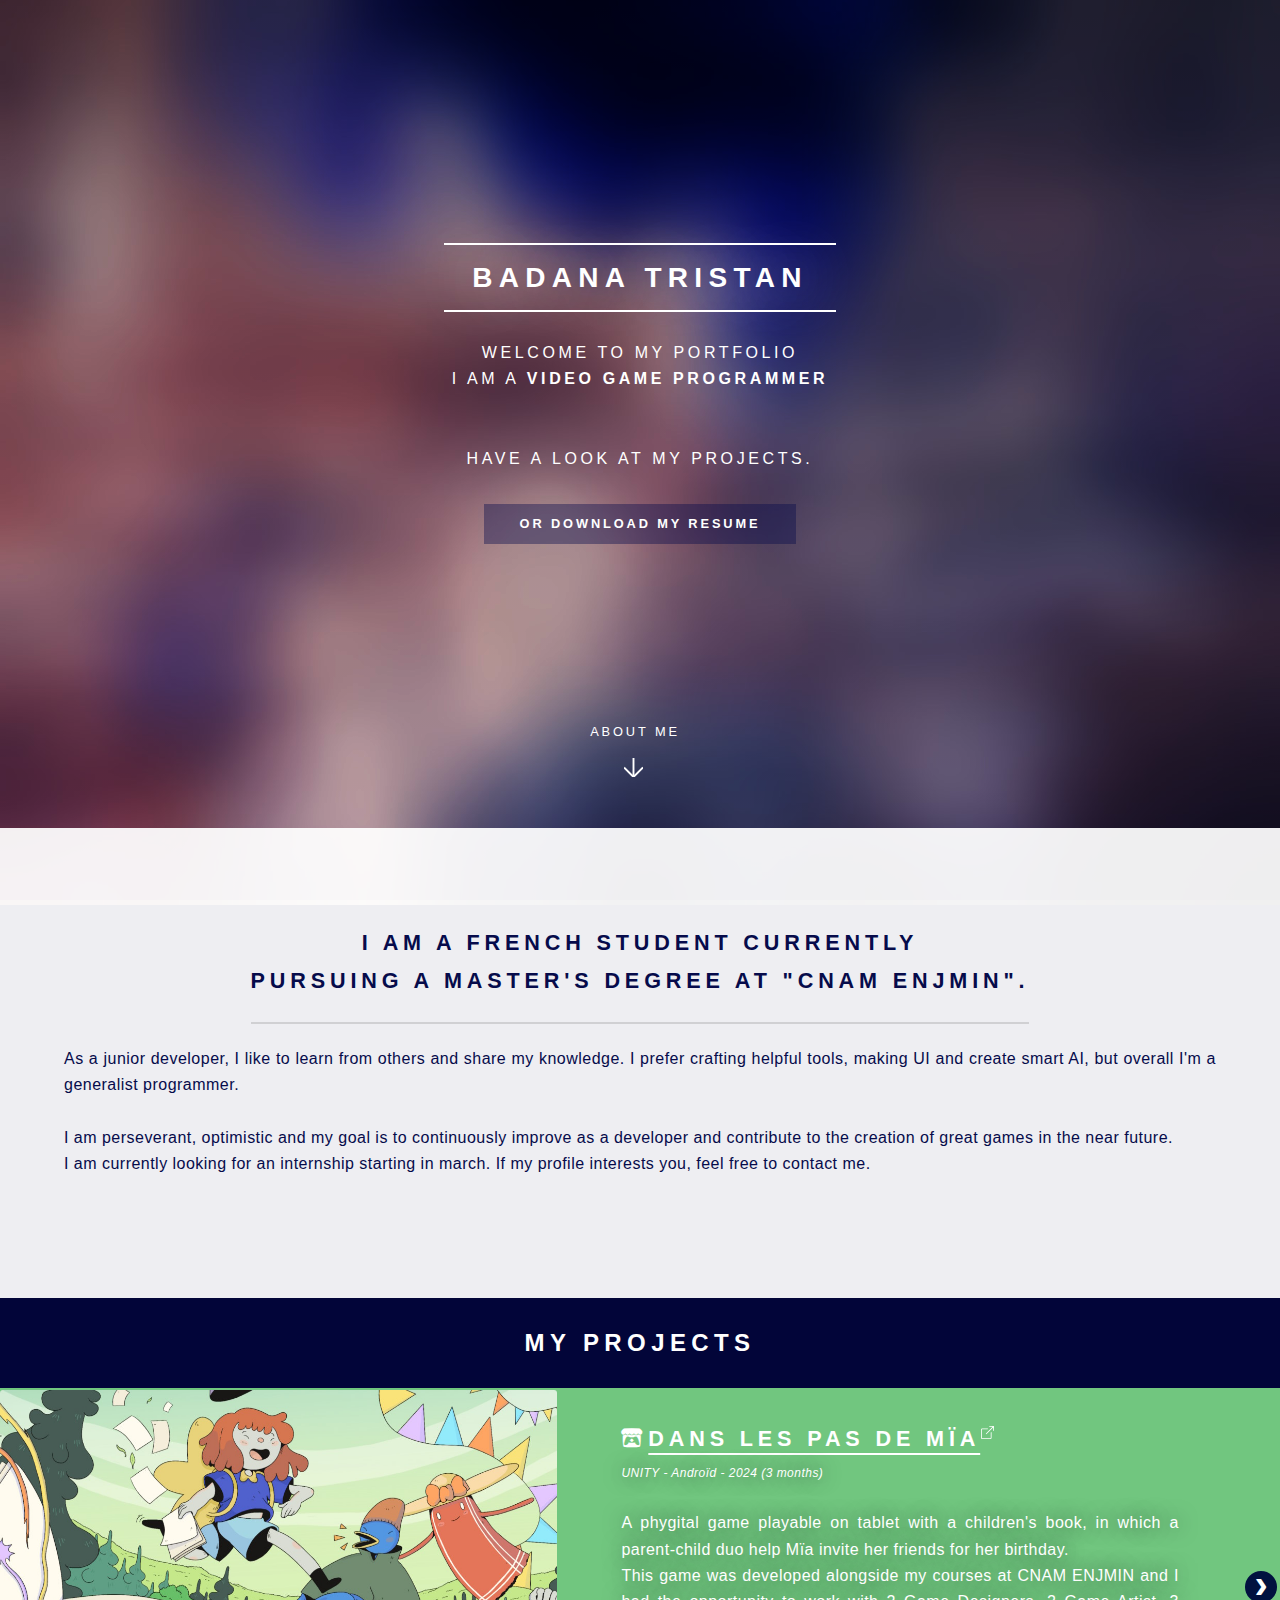
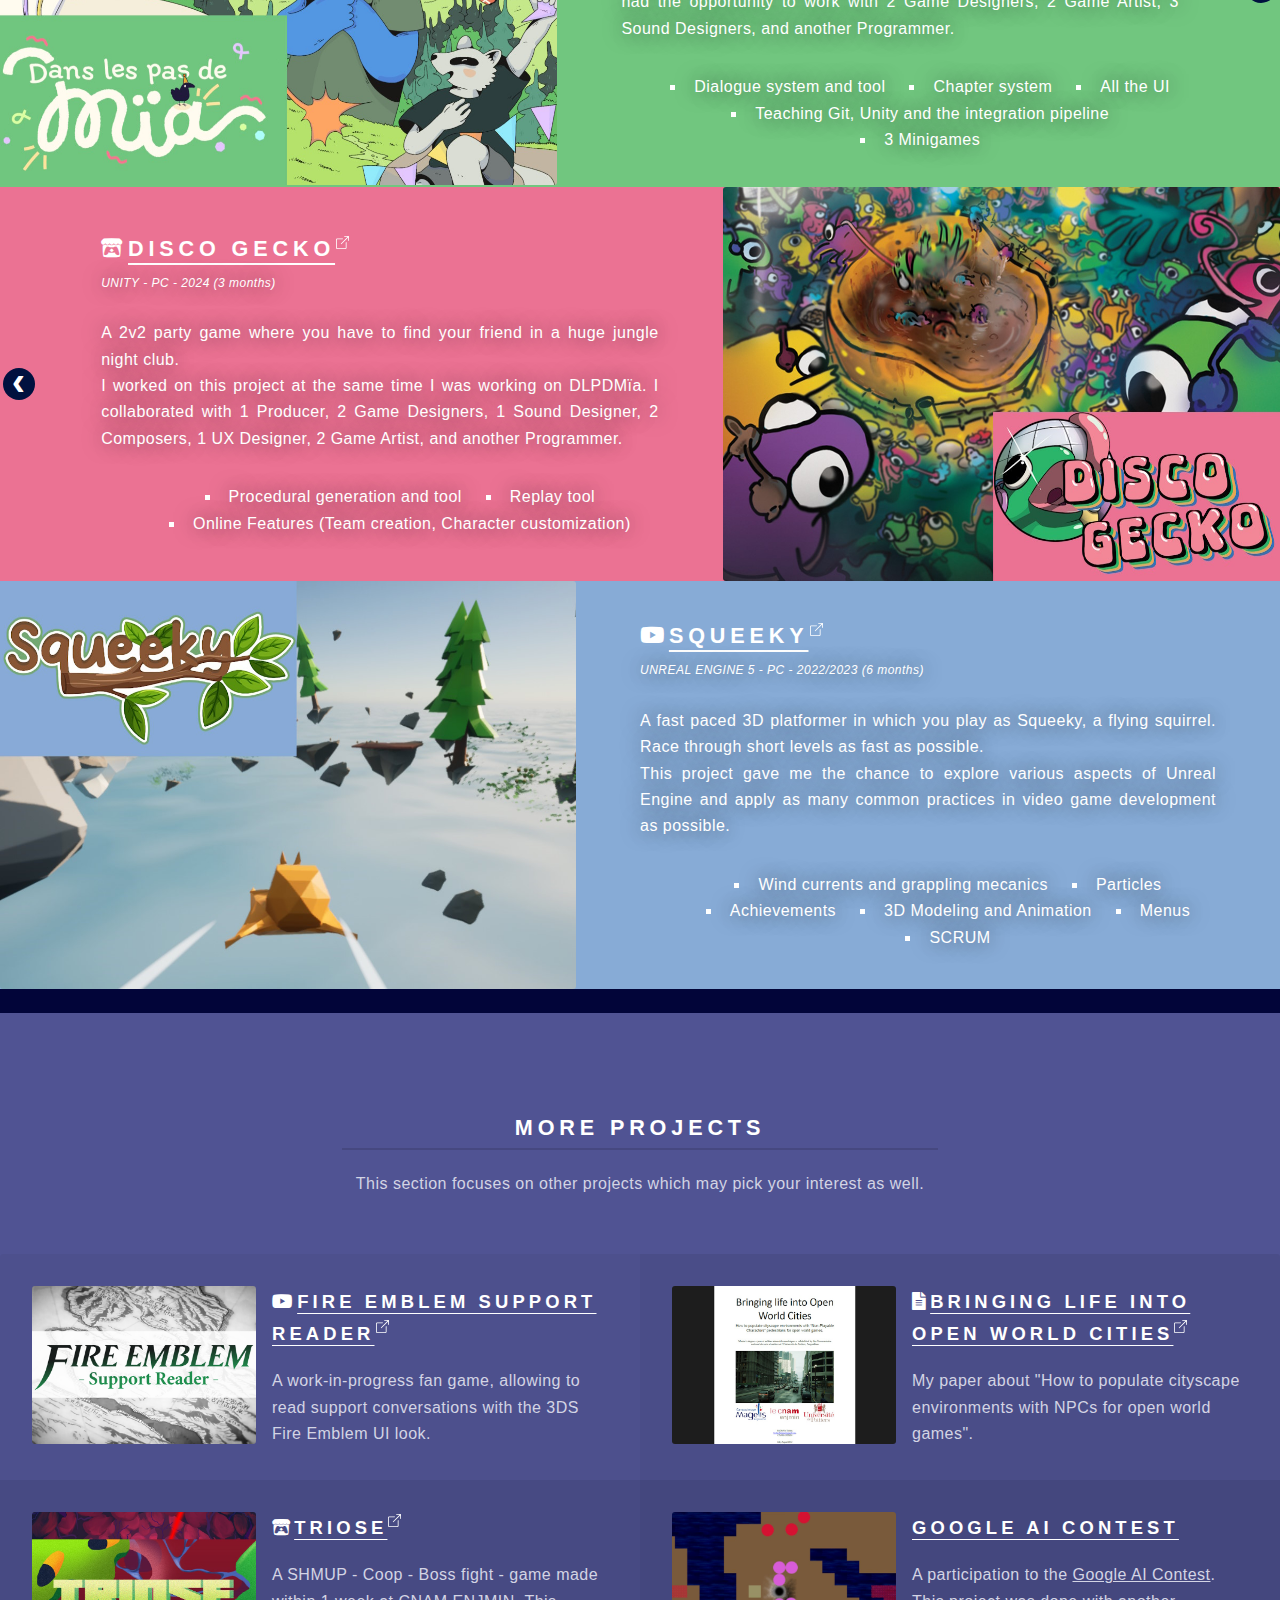
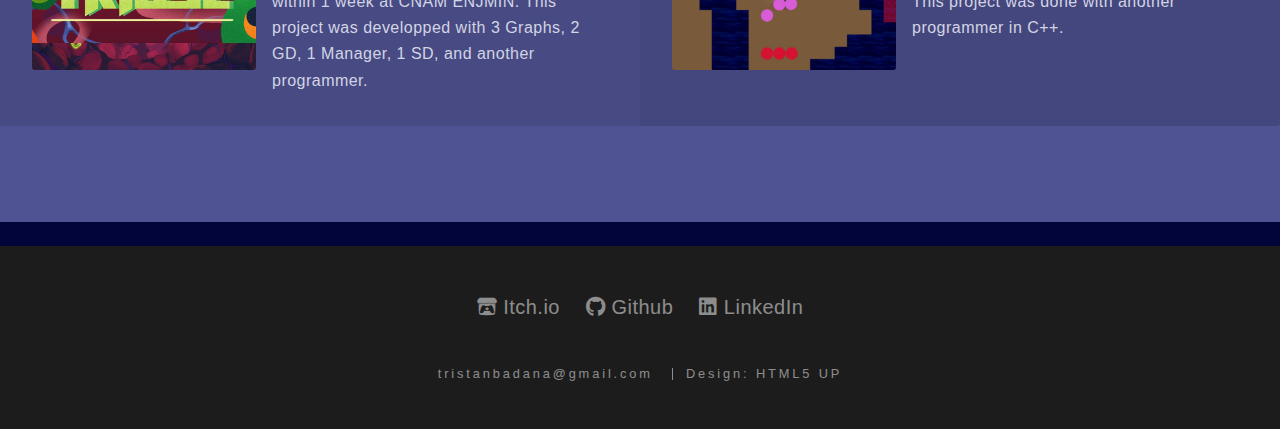
<file: index.html>
<!DOCTYPE HTML>
<!--
	This Portofolio was made based on the "Spectral" template by HTML5 UP
	html5up.net | @ajlkn under the CCA 3.0 license (html5up.net/license)

	Please have a look at their work.
-->
<html>
	<head>
		<title>BADANA Tristan</title>
		<meta charset="utf-8" />
		<meta name="viewport" content="width=device-width, initial-scale=1, user-scalable=no" />
		<link rel="stylesheet" href="assets/css/main.css" />
		<link rel="icon" sizes="16x16" href="images/webicon.png" type="image/type d'icône">
		<link rel="icon" sizes="32x32" href="images/webicon.png" type="image/type d'icône">
		<noscript><link rel="stylesheet" href="assets/css/noscript.css" /></noscript>
	</head>
	<body class="landing is-preload">

		<!-- Page Wrapper -->
			<div id="page-wrapper">

				<!-- Header -->
					<header id="header" class="alt">
						<h1><a href="index.html">BADANA Tristan</a></h1>
						<!--
						<nav id="nav">
							<ul>
								<li class="special">
									<a href="#menu" class="menuToggle"><span>Menu</span></a>
									<div id="menu">
										<ul>
											<li><a href="index.html">Home</a></li>
											<li><a href="generic.html">Generic</a></li>
											<li><a href="elements.html">Elements</a></li>
											<li><a href="#">Sign Up</a></li>
											<li><a href="#">Log In</a></li>
										</ul>
									</div>
								</li>
							</ul>
						</nav>
						-->
						
					</header>

				<!-- Banner -->
					<section id="banner">
						<div class="inner">
							<h2>BADANA Tristan</h2>
							<p>Welcome to my Portfolio<br />
							I am a <b>video game programmer</b><br/>
							<br></br>
							Have a look at my projects.</p>
							<ul class="actions special">
								<li><a href="files/CV - 2024.pdf" download="CV BADANA Tristan" target="_blank" class="button primary">Or download my resume</a></li>
							</ul>
						</div>
						<a href="#one" class="more scrolly">About me</a>
					</section>

				<!-- One -->
					<section id="one" class="wrapper style1 special">
						<div class="inner">
							<header class="major">
								<h2>I am a French student currently<br />
								pursuing a Master's degree at "CNAM ENJMIN".</h2>
								
								<p>As a junior developer, I like to learn from others and share my knowledge. I prefer crafting 
									helpful tools, making UI and create smart AI, but overall I'm a generalist programmer.<br><br> 
								I am perseverant, optimistic and my goal is to continuously improve as a developer and contribute to the 
								creation of great games in the near future. <br>
									I am currently looking for an internship starting in march. If my profile interests you, feel free to contact me.
							</p>
							</header>
						</div>
					</section>

					<!-- CTA -->
					<section id="cta" class="wrapper style4">
						<div class="inner">
							<header>
								<h2>My projects</h2>
							</header>
						</div>
					</section>

				<!-- Two -->
					<section id="two" class="wrapper alt style2">
						<section class="spotlight">
							<div class="image"><a href="https://marine-mousset.itch.io/dans-les-pas-de-mia" target="_blank"><img src="images/DLPDMia.jpg" alt="Dans les pas de Mïa official artwork"/></a></div>
							
							<div class="content">	
								<h2> <a href="https://marine-mousset.itch.io/dans-les-pas-de-mia" target="_blank"><i class="fab fa-itch-io"> </i>Dans les pas de Mïa</a><br/></h2>
								<p class="projectDesc">UNITY - Androïd - 2024 (3 months)</p>
								<p>A phygital game playable on tablet with a children's book, in which a parent-child duo help Mïa invite her friends for her birthday.<br/>
									This game was developed alongside my courses at CNAM ENJMIN and I had the opportunity to work with 2 Game Designers, 2 Game Artist, 3 Sound Designers, and another Programmer.
								</p>
								<ul>
									<li>Dialogue system and tool</li>
									<li>Chapter system</li>
									<li>All the UI</li>
									<li>Teaching Git, Unity and the integration pipeline</li>
									<li>3 Minigames</li>
								</ul>
							</div>
							<div class="sidelink" style="order: 2;">
								<p>
									<figure class="circle"><a href="DansLesPasDeMia.html">›</a></figure>
								</p>
								
							</div>
						</section>
						<section class="spotlight">
							<div class="image"><a href="https://aurore-be.itch.io/disco-gecko" target="_blank"><img src="images/DiscoGecko.jpg" alt="Disco Gecko official artwork"/></a></div>
							
							<div class="content">
								<h2> <a href="https://aurore-be.itch.io/disco-gecko" target="_blank"><i class="fab fa-itch-io"> </i>Disco Gecko</a><br/></h2>
								<p class="projectDesc">UNITY - PC - 2024 (3 months)</p>
								<p>A 2v2 party game where you have to find your friend in a huge jungle night club.<br/>
									I worked on this project at the same time I was working on DLPDMïa. I collaborated with 1 Producer, 2 Game Designers, 1 Sound Designer, 2 Composers, 1 UX Designer, 2 Game Artist, and another Programmer.
								</p>
									<ul>
										<li>Procedural generation and tool</li>
										<li>Replay tool</li>
										<li>Online Features (Team creation, Character customization)</li>
									</ul>
							</div>
							<div class="sidelink">
								<figure class="circle"><a href="DiscoGecko.html">‹</a></figure>
							</div>
						</section>
						<section class="spotlight">
							<div class="image"><img src="images/Squeeky.jpg" alt="" /></div><div class="content">
								<h2><a href="https://youtu.be/a0b5qO3pNIg" target="_blank"><i class="fab fa-youtube"> </i>Squeeky</a><br/></h2>
								<p class="projectDesc">UNREAL ENGINE 5 - PC - 2022/2023 (6 months)</p>
								<p>A fast paced 3D platformer in which you play as Squeeky, a flying squirrel. Race through short levels as fast as possible. <br>
									This project gave me the chance to explore various aspects of Unreal Engine and apply as many common practices
									 in video game development as possible.
								</p>
									<ul>
										<li>Wind currents and grappling mecanics</li>
										<li>Particles</li>
										<li>Achievements</li>
										<li>3D Modeling and Animation</li>
										<li>Menus</li>
										<li>SCRUM</li>
									</ul>
							</div>
							<!--
							<div class="sidelink">
								<figure class="circle"><a href="http://">›</a></figure>
							</div>
						-->
						</section>
					</section>

				<!-- CTA -->
					<section id="cta" class="wrapper style4">
						<div class="inner">
							<header>
								<h2> </h2>
							</header>
						</div>
					</section>

				<!-- Three -->
					<section id="three" class="wrapper style3 special">
						<div class="inner">
							<header class="major">
								<h2>More projects</h2>
								<p>This section focuses on other projects which may pick your interest as well.<br /></p>
							</header>
							<ul class="features">
								<li>
									<div class="image"><img src="images/FESR.png" alt="" /></div>
									<div class="content">
										<h3><a href="https://www.youtube.com/watch?v=MWuU5BUSLQM" target="_blank"><i class="fab fa-youtube"> </i>Fire Emblem Support Reader</a></h3>
										<p>A work-in-progress fan game, allowing to read support conversations with the 3DS Fire Emblem UI look. 
										</p>
									</div>
								</li>

								<li>
									<div class="image"><img src="images/Memoire.jpg" alt="" /></div>
									<div class="content">
										<h3><a href="files/Memoire - BADANA Tristan.pdf" download="How to populate cityscape environments with NPCs for open world games" target="_blank"> <i class="fa fa-file-alt"> </i>Bringing life into Open World Cities</a></h3>
										<p>My paper about "How to populate cityscape environments with NPCs for open world games".
										</p>
									</div>
								</li>

								<li>
									<div class="image">
										<a href="https://shanori.itch.io/triose" target="_blank">
											<img src="images/Triose.jpg" alt="Triose official artwork"/>
										</a>
									</div>
									<div class="content">
										<h3><a href="https://shanori.itch.io/triose" target="_blank"><i class="fab fa-itch-io"> </i>Triose</a></h3>
										<p>A SHMUP - Coop - Boss fight - game made within 1 week at CNAM ENJMIN. This project was developped with 3 Graphs, 2 GD, 1 Manager, 1 SD, and another programmer.  
										</p>
									</div>
									
								</li>

								<li>
									<div class="image"><img src="images/googleAIContest.jpg" alt="" /></div>
									<div class="content">
										<h3>Google AI Contest</h3>
										<p>A participation to the <a href="http://ants.aichallenge.org"> <u>Google AI Contest</u></a>. This project was done with another programmer in C++.
										</p>
									</div>
									
								</li>

								<!--
								
								<li>
									<div class="image"><img src="images/pic02.jpg" alt="" /></div>
									<div class="content">
										<h3>Dialogue Tool for Unity</h3>
										<p>A simple package to facilitate the integration of dialogue in Unity. The code was adaptated from Dans Les Pas De Mïa.
										</p>
									</div>
								</li>


								<li>
									<div class="image"><img src="images/pic02.jpg" alt="" /></div>
									<div class="content">
										<h3>Project Title</h3>
										<p>Project description. 
										</p>
									</div>
									
								</li>
								-->
							</ul>
						</div>
					</section>

				<!-- CTA 
					<section id="cta" class="wrapper style4">
						<div class="inner">
							<header>
								<h2>Arcue ut vel commodo</h2>
								<p>Aliquam ut ex ut augue consectetur interdum endrerit imperdiet amet eleifend fringilla.</p>
							</header>
							<ul class="actions stacked">
								<li><a href="#" class="button fit primary">Activate</a></li>
								<li><a href="#" class="button fit">Learn More</a></li>
							</ul>
						</div>
					</section>
					-->

				<!-- CTA -->
					<section id="cta" class="wrapper style4">
						<div class="inner">
							<header>
								<h2> </h2>
							</header>
						</div>
					</section>

				<!-- Footer -->
					<footer id="footer">
						<ul class="icons">
							<li><a href="https://kodaen.itch.io" target="_blank" class="fab fa-itch-io"><span class="label" style="font-family: sans-serif;"> Itch.io</span></a></li>
							<li><a href="https://github.com/Kodaen" target="_blank" class="icon brands fa-github"><span class="label"> Github</span></a></li>
							<li><a href="https://www.linkedin.com/in/tristan-badana/" target="_blank" class="icon brands fa-linkedin"><span class="label"> LinkedIn</span></a></li>
						</ul>
				
						<ul class="copyright">
							<li>tristanbadana@gmail.com</li>
							<li>Design: <a href="http://html5up.net">HTML5 UP</li>
						</ul>
					</footer>
							<!--
							<ul class="copyright">
							<li>&copy; Untitled</li><li>Design: <a href="http://html5up.net">HTML5 UP</a></li>
						</ul>
					</footer>
				-->
			</div>

		<!-- Scripts -->
			<script src="assets/js/jquery.min.js"></script>
			<script src="assets/js/jquery.scrollex.min.js"></script>
			<script src="assets/js/jquery.scrolly.min.js"></script>
			<script src="assets/js/browser.min.js"></script>
			<script src="assets/js/breakpoints.min.js"></script>
			<script src="assets/js/util.js"></script>
			<script src="assets/js/main.js"></script>

	</body>
</html>
</file>
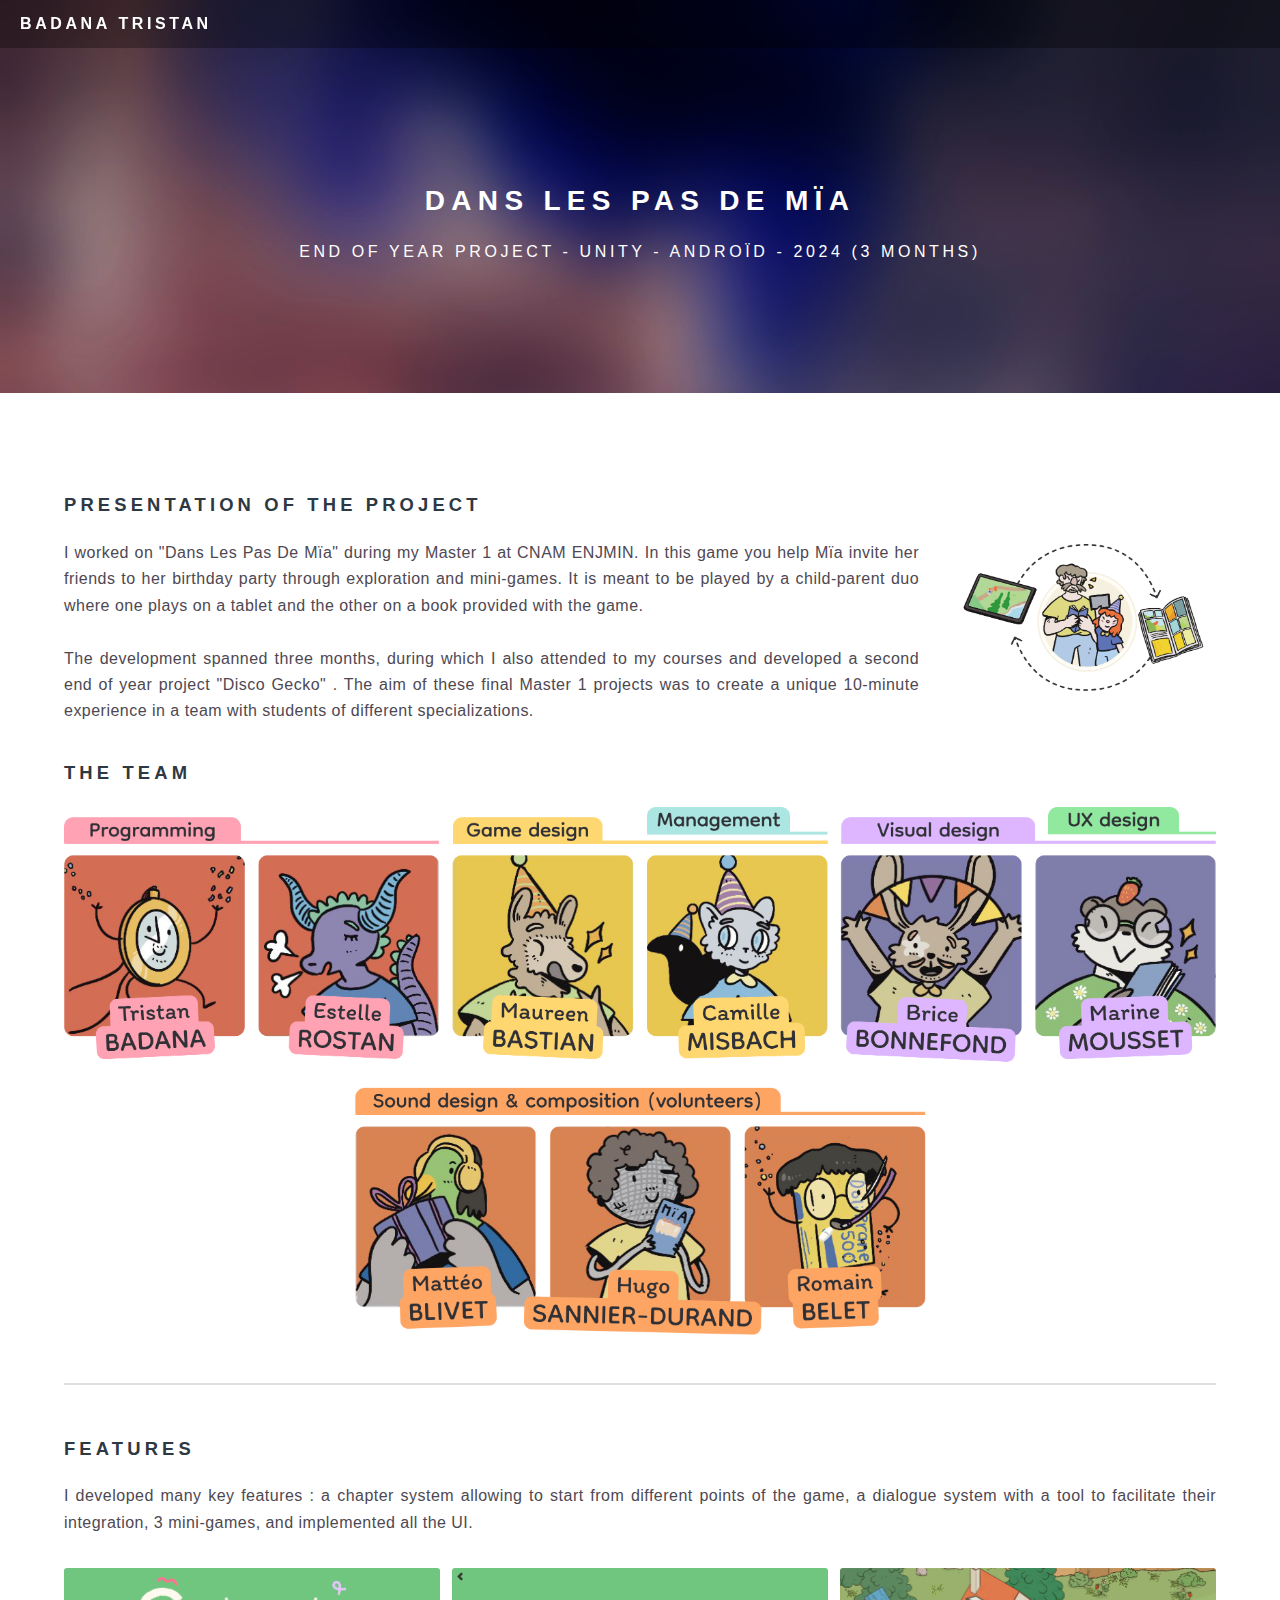
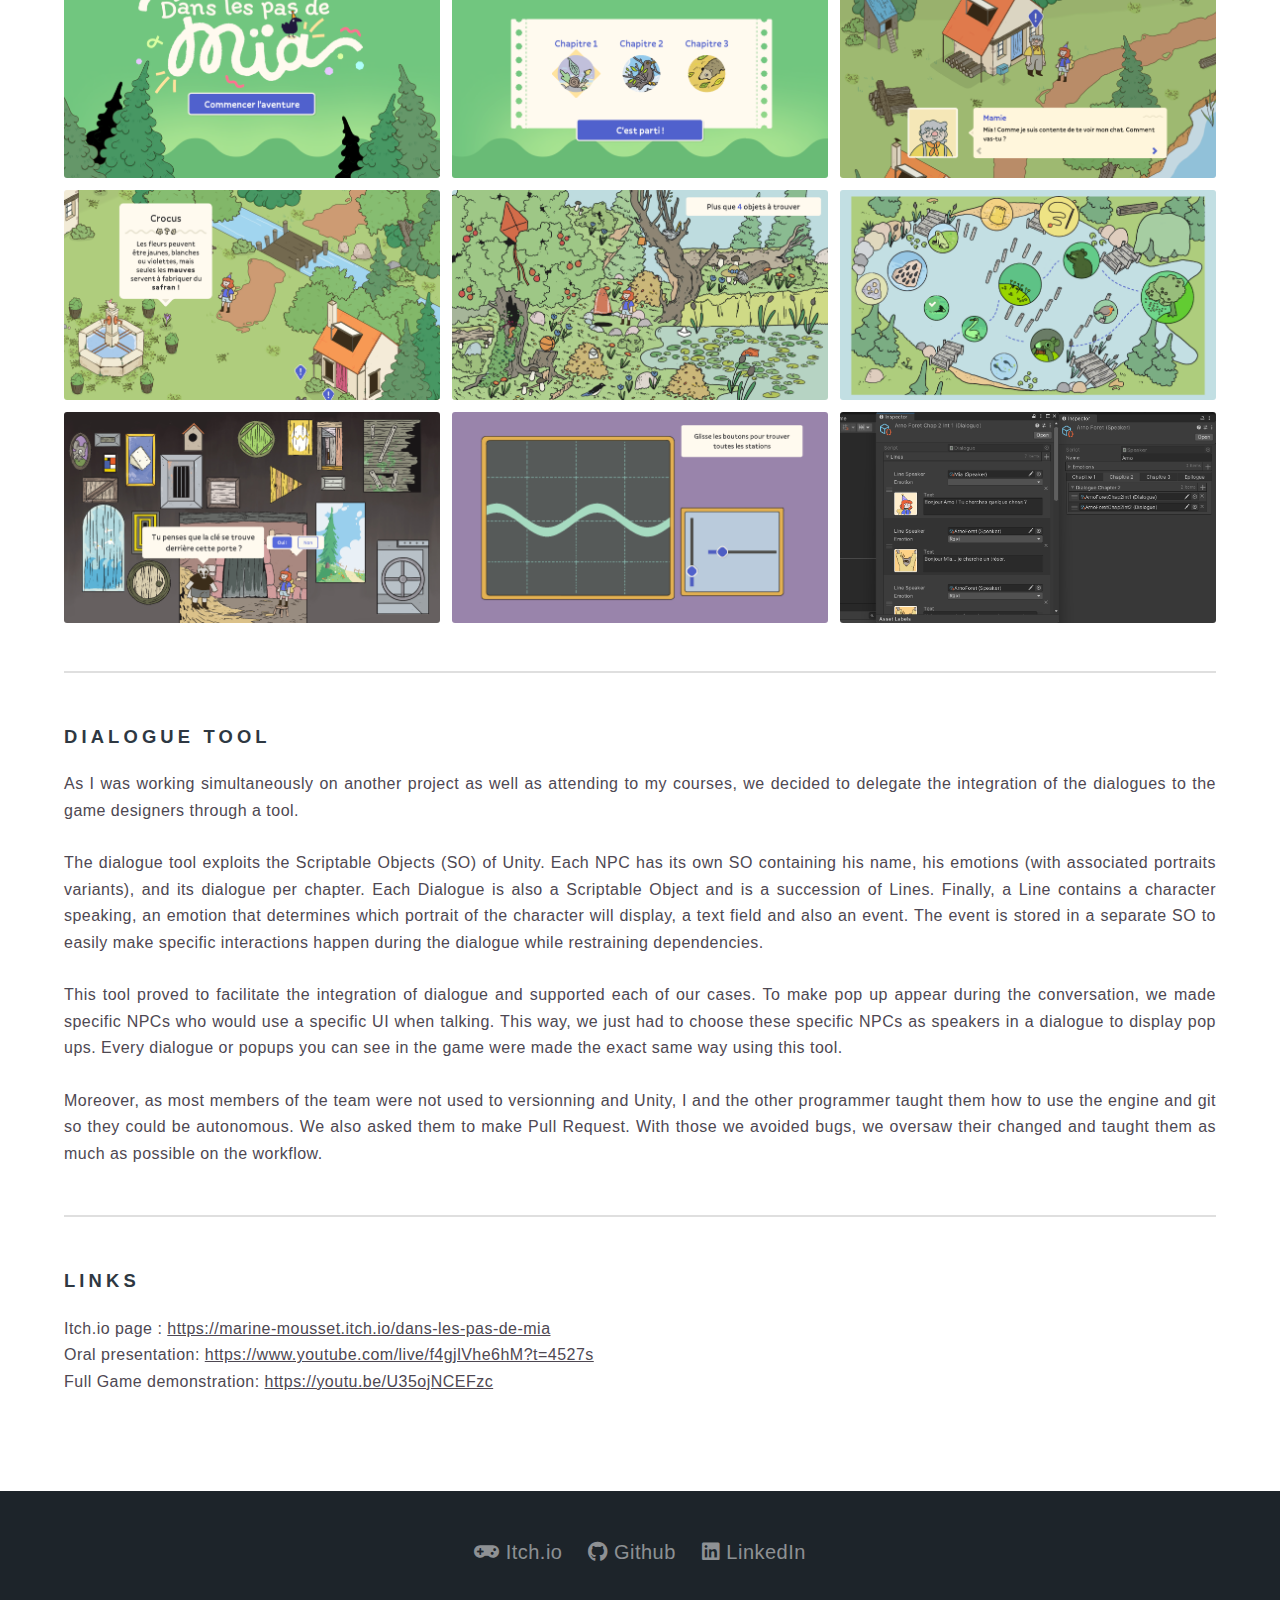
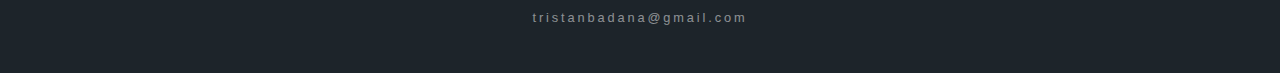
<file: DansLesPasDeMia.html>
<!DOCTYPE HTML>
<!--
	Spectral by HTML5 UP
	html5up.net | @ajlkn
	Free for personal and commercial use under the CCA 3.0 license (html5up.net/license)
-->
<html>
	<head>
		<title>Dans Les Pas De Mïa</title>
		<meta charset="utf-8" />
		<meta name="viewport" content="width=device-width, initial-scale=1, user-scalable=no" />
		<link rel="stylesheet" href="assets/css/main.css" />
		<link rel="icon" sizes="16x16" href="images/webicon.png" type="image/type d'icône">
		<link rel="icon" sizes="32x32" href="images/webicon.png" type="image/type d'icône">
		<noscript><link rel="stylesheet" href="assets/css/noscript.css" /></noscript>
	</head>
	<body class="is-preload">
		<!-- Page Wrapper -->
			<div id="page-wrapper">

				<!-- Header -->
					<header id="header">
						<h1><a href="index.html">BADANA Tristan</a></h1>
						<!-- <nav id="nav">
							<ul>
								<li class="special">
									<a href="#menu" class="menuToggle"><span>Menu</span></a>
									<div id="menu">
										<ul>
											<li><a href="index.html">Home</a></li>
											<li><a href="generic.html">Generic</a></li>
											<li><a href="elements.html">Elements</a></li>
											<li><a href="#">Sign Up</a></li>
											<li><a href="#">Log In</a></li>
										</ul>
									</div>
								</li>
							</ul>
						</nav> -->
					</header>

				<!-- Main -->
					<article id="main">
						<header>
							<h2>Dans Les Pas De Mïa</h2>
							<p>End of year project - UNITY - Androïd - 2024 (3 months)</p>
						</header>
						<section class="wrapper style5">
							<div class="inner">
								<h3>Presentation of the project</h3>
								<p class="justify"> <span class="image right" style="max-width: 23%;"><img src="images/ProjectImages/TabletAndBook.png" alt="" /></span>
									
									I worked on "Dans Les Pas De Mïa" during my Master 1 at CNAM ENJMIN. In this game you help Mïa invite her friends to her birthday party through exploration and mini-games. It is meant to be played by a child-parent duo where one plays on a tablet and the other on a book provided with the game. 
									<br><br>
									The development spanned three months, during which I also attended to my  courses and developed a second end of year project "Disco Gecko" . The aim of these final Master 1 projects was to create a unique 10-minute experience in a team with students of different specializations. <br>
														
								</p>
								
									<h3>The team</h3>
									<div class="col-12"><span class="image fit"><img src="images/ProjectImages/MiaTeam.png" alt="members of the team" /></span></div>
								<hr>
								

								<h3>Features</h3>
									<p class="justify">I developed many key features : a chapter system allowing to start from different points of the game, a dialogue system with a tool to facilitate their integration, 3 mini-games, and implemented all the UI.</p>
									<div class="box alt">
										<div class="row gtr-50 gtr-uniform">
											<div class="col-4"><span class="image fit"><img src="images/ProjectImages/MiaScreen1.png" alt="" /></span></div>
											<div class="col-4"><span class="image fit"><img src="images/ProjectImages/MiaScreen2.png" alt="" /></span></div>
											<div class="col-4"><span class="image fit"><img src="images/ProjectImages/MiaScreen3.png" alt="" /></span></div>
											<div class="col-4"><span class="image fit"><img src="images/ProjectImages/MiaScreen4.png" alt="" /></span></div>
											<div class="col-4"><span class="image fit"><img src="images/ProjectImages/MiaScreen5.png" alt="" /></span></div>
											<div class="col-4"><span class="image fit"><img src="images/ProjectImages/MiaScreen6.png" alt="" /></span></div>
											<div class="col-4"><span class="image fit"><img src="images/ProjectImages/MiaScreen7.png" alt="" /></span></div>
											<div class="col-4"><span class="image fit"><img src="images/ProjectImages/MiaScreen8.png" alt="" /></span></div>
											<div class="col-4"><span class="image fit"><img src="images/ProjectImages/MiaScreen9.png" alt="" /></span></div>
										</div>
									</div>
								<hr>
								<h3>Dialogue Tool</h3>
								<p class="justify">	As I was working simultaneously on another project as well as attending to my courses, we decided to delegate the integration of the dialogues to the game designers through a tool. 
									<br><br>
									
									The dialogue tool exploits the Scriptable Objects (SO) of Unity. Each NPC has its own SO containing his name, his emotions (with associated portraits variants), and its dialogue per chapter. Each Dialogue is also a Scriptable Object and is a succession of Lines. Finally, a Line contains a character speaking, an emotion that determines which portrait of the character will display, a text field and also an event. The event is stored in a separate SO to easily make specific interactions happen during the dialogue while restraining dependencies.
									<br><br>

									This tool proved to facilitate the integration of dialogue and supported each of our cases. To make pop up appear during the conversation, we made specific NPCs who would use a specific UI when talking. This way, we just had to choose these specific NPCs as speakers in a dialogue to display pop ups. Every dialogue or popups you can see in the game were made the exact same way using this tool.
									<br><br>

									Moreover, as most members of the team were not used to versionning and Unity, I and the other programmer taught them how to use the engine and git so they could be autonomous. We also asked them to make Pull Request. With those we avoided bugs, we oversaw their changed and taught them as much as possible on the workflow.
								</p>
								
								<hr>
								<h3> Links </h3>
								<p>
									Itch.io page :  <a href="https://marine-mousset.itch.io/dans-les-pas-de-mia" target="_blank"><u>https://marine-mousset.itch.io/dans-les-pas-de-mia</u></a> 
									<br>
									Oral presentation: <a href="https://www.youtube.com/live/f4gjlVhe6hM?t=4527s" target="_blank"> <u>https://www.youtube.com/live/f4gjlVhe6hM?t=4527s</u></a>
									<br>
									Full Game demonstration: <a href="https://youtu.be/U35ojNCEFzc" target="_blank"><u>https://youtu.be/U35ojNCEFzc</u></a>
								</p>

							</div>
						</section>
					</article>

				<!-- Footer -->
					<footer id="footer">
						<ul class="icons">
							<li><a href="https://kodaen.itch.io" target="_blank" class="icon solid fa-gamepad"><span class="label"> Itch.io</span></a></li>
							<li><a href="https://github.com/Kodaen" target="_blank" class="icon brands fa-github"><span class="label"> Github</span></a></li>
							<li><a href="https://www.linkedin.com/in/tristan-badana/" target="_blank" class="icon brands fa-linkedin"><span class="label"> LinkedIn</span></a></li>
						</ul>
						<ul class="copyright">
							<li>tristanbadana@gmail.com</li>
						</ul>
					</footer>
					<!--
						<ul class="copyright">
							<li>&copy; Untitled</li><li>Design: <a href="http://html5up.net">HTML5 UP</a></li>
						</ul>
						</footer>
					-->

			</div>

		<!-- Scripts -->
			<script src="assets/js/jquery.min.js"></script>
			<script src="assets/js/jquery.scrollex.min.js"></script>
			<script src="assets/js/jquery.scrolly.min.js"></script>
			<script src="assets/js/browser.min.js"></script>
			<script src="assets/js/breakpoints.min.js"></script>
			<script src="assets/js/util.js"></script>
			<script src="assets/js/main.js"></script>

	</body>
</html>
</file>
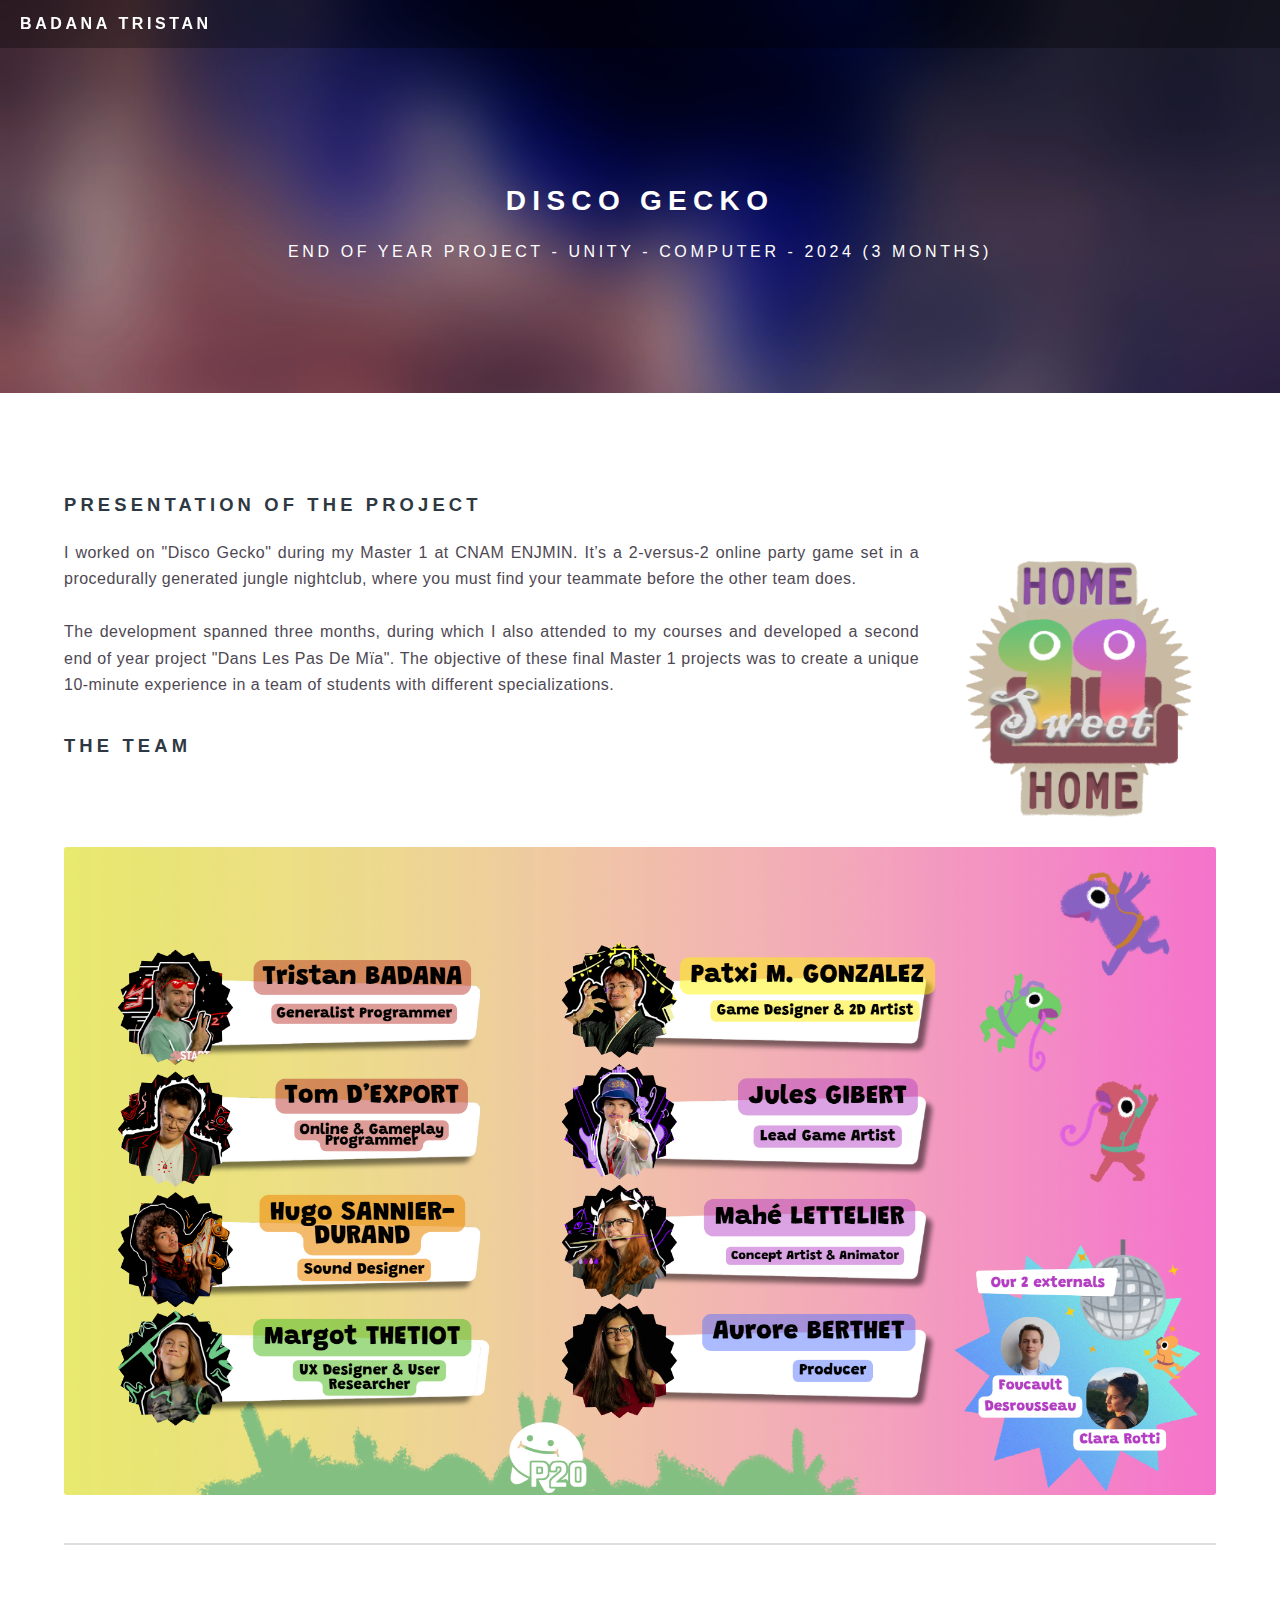
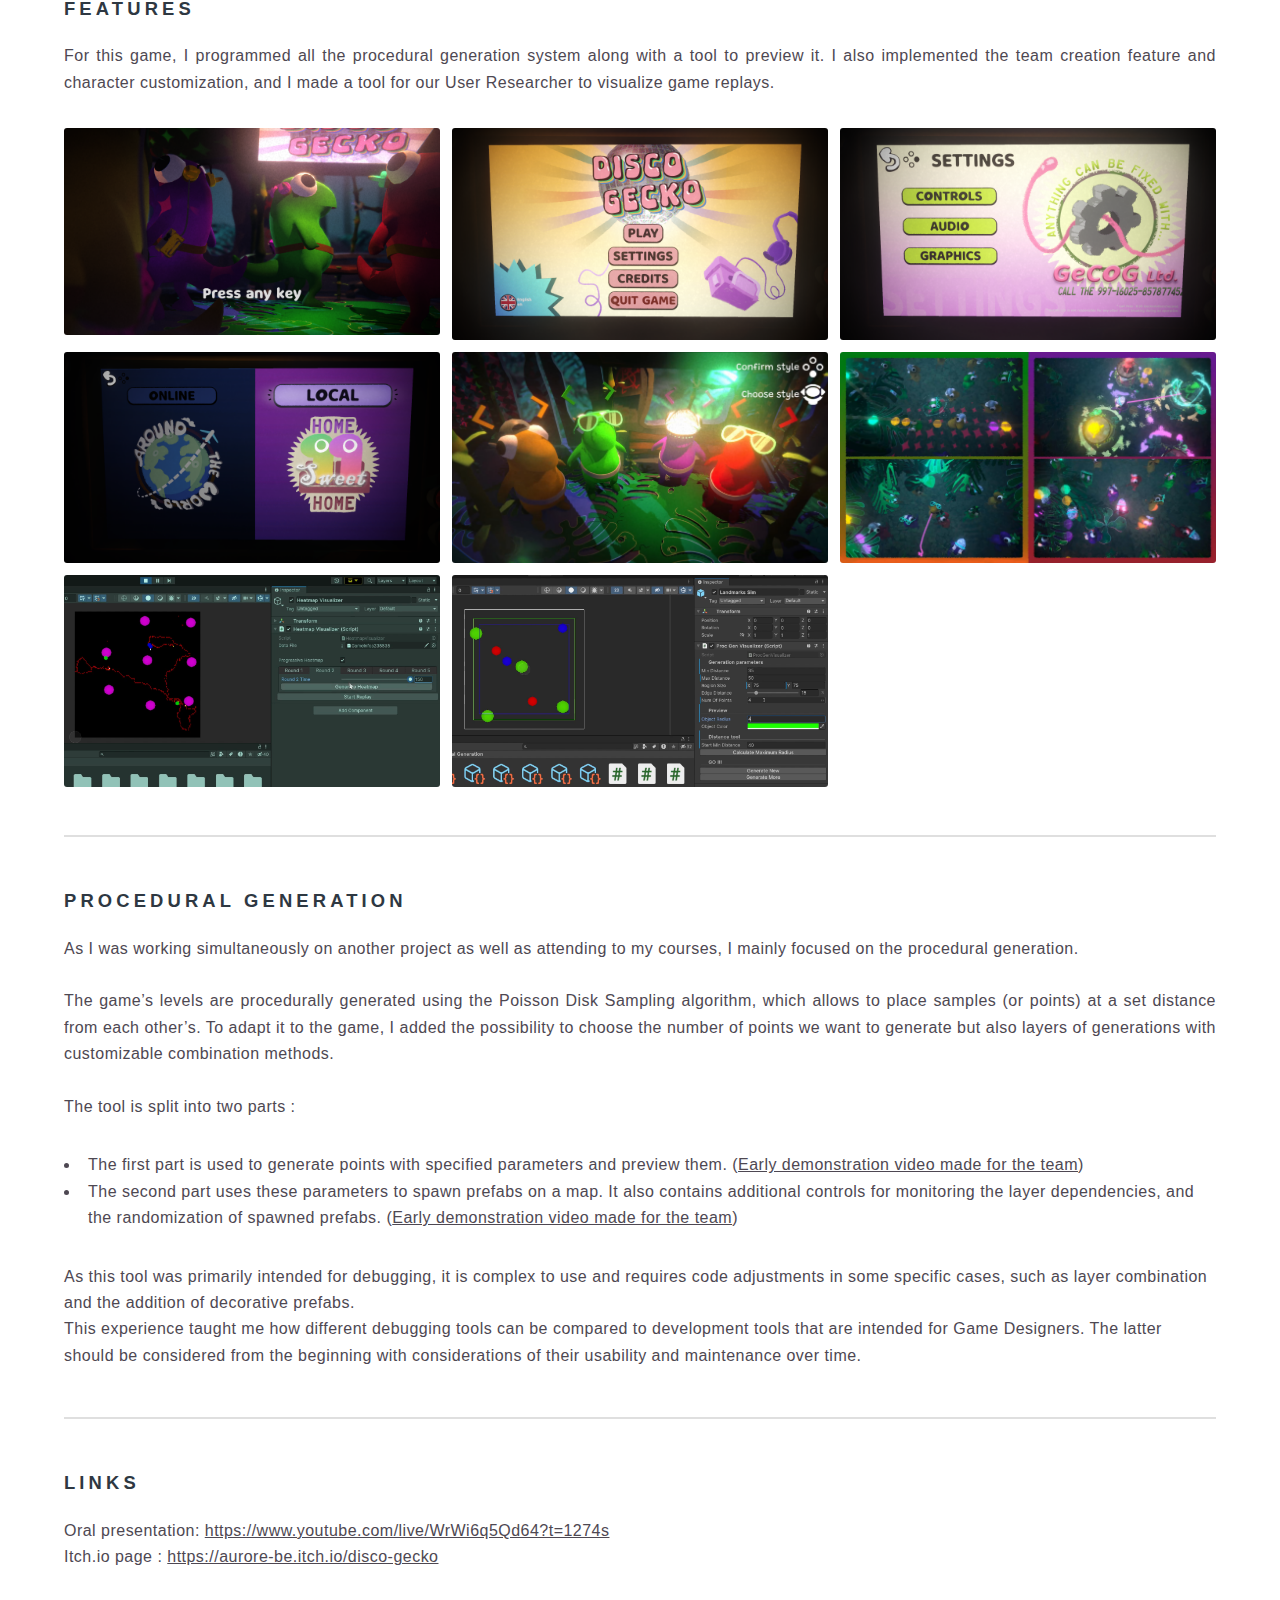
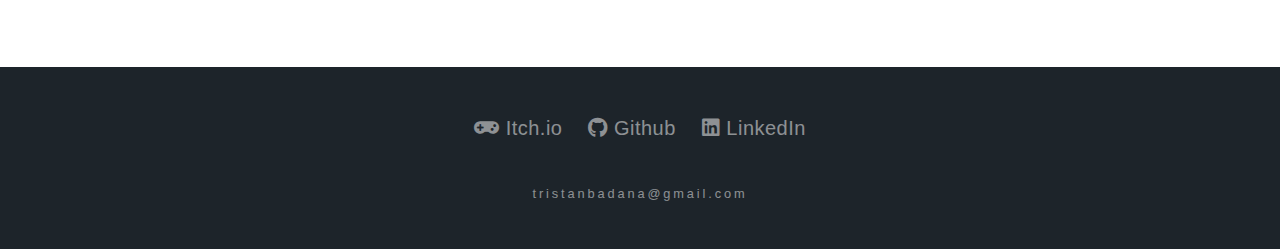
<file: DiscoGecko.html>
<!DOCTYPE HTML>
<!--
	Spectral by HTML5 UP
	html5up.net | @ajlkn
	Free for personal and commercial use under the CCA 3.0 license (html5up.net/license)
-->
<html>
	<head>
		<title>Disco Gecko</title>
		<meta charset="utf-8" />
		<meta name="viewport" content="width=device-width, initial-scale=1, user-scalable=no" />
		<link rel="stylesheet" href="assets/css/main.css" />
		<link rel="icon" sizes="16x16" href="images/webicon.png" type="image/type d'icône">
		<link rel="icon" sizes="32x32" href="images/webicon.png" type="image/type d'icône">
		<noscript><link rel="stylesheet" href="assets/css/noscript.css" /></noscript>
	</head>
	<body class="is-preload">
		<!-- Page Wrapper -->
			<div id="page-wrapper">

				<!-- Header -->
					<header id="header">
						<h1><a href="index.html">BADANA Tristan</a></h1>
						<!-- <nav id="nav">
							<ul>
								<li class="special">
									<a href="#menu" class="menuToggle"><span>Menu</span></a>
									<div id="menu">
										<ul>
											<li><a href="index.html">Home</a></li>
											<li><a href="generic.html">Generic</a></li>
											<li><a href="elements.html">Elements</a></li>
											<li><a href="#">Sign Up</a></li>
											<li><a href="#">Log In</a></li>
										</ul>
									</div>
								</li>
							</ul>
						</nav> -->
					</header>

				<!-- Main -->
					<article id="main">
						<header>
							<h2>Disco Gecko</h2>
							<p>End of year project - UNITY - Computer - 2024 (3 months)</p>
						</header>
						<section class="wrapper style5">
							<div class="inner">
								<h3>Presentation of the project</h3>
								<p class="justify"> <span class="image right" style="max-width: 23%;"><img src="images/ProjectImages/HomeSweetHome.png" alt="" /></span>
									
									I worked on "Disco Gecko" during my Master 1 at CNAM ENJMIN. It’s a 2-versus-2 online party game set in a procedurally generated jungle nightclub, where you must find your teammate before the other team does. 
									<br><br>
									The development spanned three months, during which I also attended to my  courses and developed a second end of year project "Dans Les Pas De Mïa". The objective of these final Master 1 projects was to create a unique 10-minute experience in a team of students with different specializations. <br>
														
								</p>
								
									<h3>The team</h3>
									<div class="col-12"><span class="image fit"><img src="images/ProjectImages/DiscoGeckoTeam.png" alt="members of the team" /></span></div>
								<hr>
								

								<h3>Features</h3>
									<p class="justify">For this game, I programmed all the procedural generation system along with a tool to preview it. I also implemented the team creation feature and character customization, and I made a tool for our User Researcher to visualize game replays.</p>
									<div class="box alt">
										<div class="row gtr-50 gtr-uniform">
											<div class="col-4"><span class="image fit"><img src="images/ProjectImages/DGScreen1.png" alt="" /></span></div>
											<div class="col-4"><span class="image fit"><img src="images/ProjectImages/DGScreen2.png" alt="" /></span></div>
											<div class="col-4"><span class="image fit"><img src="images/ProjectImages/DGScreen3.png" alt="" /></span></div>
											<div class="col-4"><span class="image fit"><img src="images/ProjectImages/DGScreen4.png" alt="" /></span></div>
											<div class="col-4"><span class="image fit"><img src="images/ProjectImages/DGScreen5.png" alt="" /></span></div>
											<div class="col-4"><span class="image fit"><img src="images/ProjectImages/DGScreen6.png" alt="" /></span></div>
											<div class="col-4"><span class="image fit"><img src="images/ProjectImages/DGScreen7.png" alt="" /></span></div>
											<div class="col-4"><span class="image fit"><img src="images/ProjectImages/DGScreen8.png" alt="" /></span></div>
										</div>
									</div>
								<hr>
								<h3>Procedural generation</h3>
								<p class="justify">	As I was working simultaneously on another project as well as attending to my courses, I mainly focused on the procedural generation.
									<br><br>
									The game’s levels are procedurally generated using the Poisson Disk Sampling algorithm, which allows to place samples (or points) at a set distance from each other’s. To adapt it to the game, I added the possibility to choose the number of points we want to generate but also layers of generations with customizable combination methods.
									<br><br>

									The tool is split into two parts :
									<ul>
										<li>
											The first part is used to generate points with specified parameters and preview them. (<a href="https://www.youtube.com/watch?v=AH5z8I3jiHQ" target="_blank"><u>Early demonstration video made for the team</u></a>)
										</li>
										<li>
											The second part uses these parameters to spawn prefabs on a map. It also contains additional controls for monitoring the layer dependencies, and the randomization of spawned prefabs. (<a href="https://www.youtube.com/watch?v=UTcf4ENFf3s" target="_blank"><u>Early demonstration video made for the team</u></a>)
										</li>
									</ul>
									As this tool was primarily intended for debugging, it is complex to use and requires code adjustments in some specific cases, such as layer combination and the addition of decorative prefabs. 
									<br>
									This experience taught me how different debugging tools can be compared to development tools that are intended for Game Designers. The latter should be considered from the beginning with considerations of their usability and maintenance over time.
								</p>
								
								<hr>
								<h3> Links </h3>
									Oral presentation: <a href="https://www.youtube.com/live/WrWi6q5Qd64?t=1274s" target="_blank"> <u>https://www.youtube.com/live/WrWi6q5Qd64?t=1274s </u></a>
									<br>
									Itch.io page :  <a href="https://aurore-be.itch.io/disco-gecko" target="_blank"><u>https://aurore-be.itch.io/disco-gecko </u></a>
								</p>

							</div>
						</section>
					</article>

				<!-- Footer -->
					<footer id="footer">
						<ul class="icons">
							<li><a href="https://kodaen.itch.io" target="_blank" class="icon solid fa-gamepad"><span class="label"> Itch.io</span></a></li>
							<li><a href="https://github.com/Kodaen" target="_blank" class="icon brands fa-github"><span class="label"> Github</span></a></li>
							<li><a href="https://www.linkedin.com/in/tristan-badana/" target="_blank" class="icon brands fa-linkedin"><span class="label"> LinkedIn</span></a></li>
						</ul>
						<ul class="copyright">
							<li>tristanbadana@gmail.com</li>
						</ul>
					</footer>
					<!--
						<ul class="copyright">
							<li>&copy; Untitled</li><li>Design: <a href="http://html5up.net">HTML5 UP</a></li>
						</ul>
						</footer>
					-->

			</div>

		<!-- Scripts -->
			<script src="assets/js/jquery.min.js"></script>
			<script src="assets/js/jquery.scrollex.min.js"></script>
			<script src="assets/js/jquery.scrolly.min.js"></script>
			<script src="assets/js/browser.min.js"></script>
			<script src="assets/js/breakpoints.min.js"></script>
			<script src="assets/js/util.js"></script>
			<script src="assets/js/main.js"></script>

	</body>
</html>
</file>
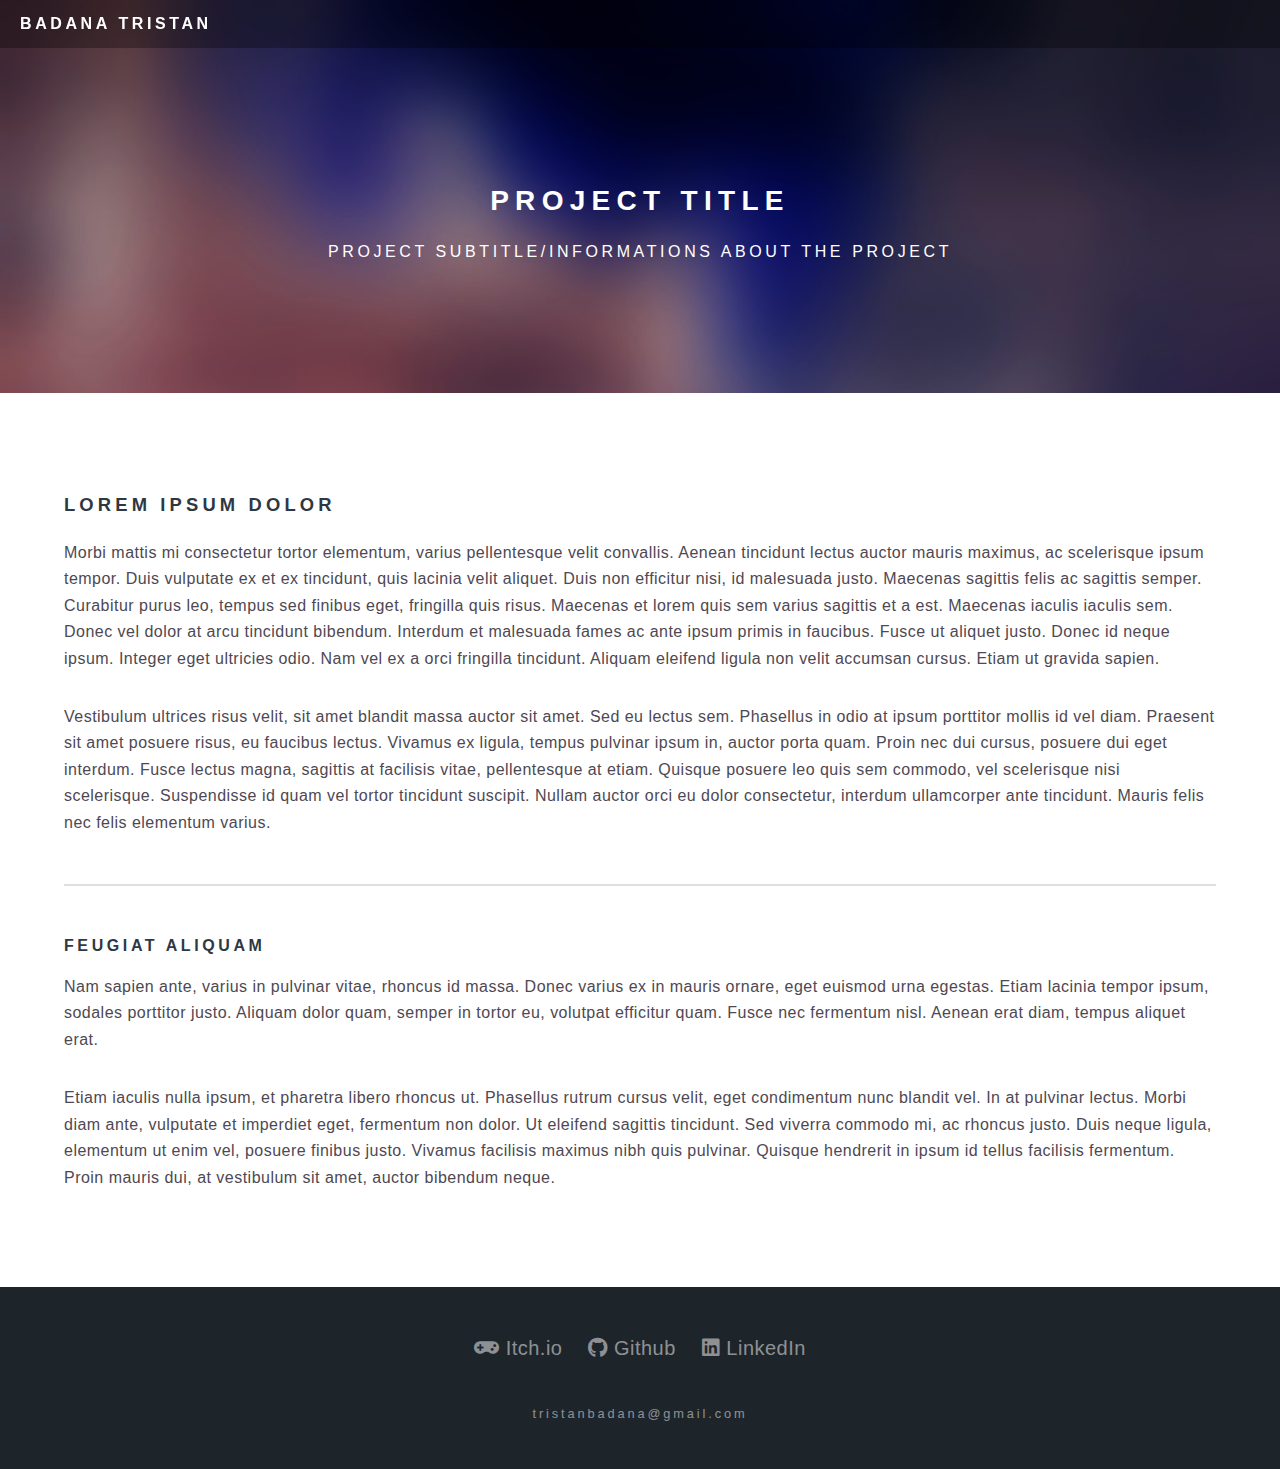
<file: generic.html>
<!DOCTYPE HTML>
<!--
	Spectral by HTML5 UP
	html5up.net | @ajlkn
	Free for personal and commercial use under the CCA 3.0 license (html5up.net/license)
-->
<html>
	<head>
		<title>Project Title</title>
		<meta charset="utf-8" />
		<meta name="viewport" content="width=device-width, initial-scale=1, user-scalable=no" />
		<link rel="stylesheet" href="assets/css/main.css" />
		<link rel="icon" sizes="16x16" href="images/webicon.png" type="image/type d'icône">
		<link rel="icon" sizes="32x32" href="images/webicon.png" type="image/type d'icône">
		<noscript><link rel="stylesheet" href="assets/css/noscript.css" /></noscript>
	</head>
	<body class="is-preload">
		<!-- Page Wrapper -->
			<div id="page-wrapper">

				<!-- Header -->
					<header id="header">
						<h1><a href="index.html">BADANA Tristan</a></h1>
						<!-- <nav id="nav">
							<ul>
								<li class="special">
									<a href="#menu" class="menuToggle"><span>Menu</span></a>
									<div id="menu">
										<ul>
											<li><a href="index.html">Home</a></li>
											<li><a href="generic.html">Generic</a></li>
											<li><a href="elements.html">Elements</a></li>
											<li><a href="#">Sign Up</a></li>
											<li><a href="#">Log In</a></li>
										</ul>
									</div>
								</li>
							</ul>
						</nav> -->
					</header>

				<!-- Main -->
					<article id="main">
						<header>
							<h2>Project Title</h2>
							<p>Project subtitle/informations about the project</p>
						</header>
						<section class="wrapper style5">
							<div class="inner">

								<h3>Lorem ipsum dolor</h3>
								<p>Morbi mattis mi consectetur tortor elementum, varius pellentesque velit convallis. Aenean tincidunt lectus auctor mauris maximus, ac scelerisque ipsum tempor. Duis vulputate ex et ex tincidunt, quis lacinia velit aliquet. Duis non efficitur nisi, id malesuada justo. Maecenas sagittis felis ac sagittis semper. Curabitur purus leo, tempus sed finibus eget, fringilla quis risus. Maecenas et lorem quis sem varius sagittis et a est. Maecenas iaculis iaculis sem. Donec vel dolor at arcu tincidunt bibendum. Interdum et malesuada fames ac ante ipsum primis in faucibus. Fusce ut aliquet justo. Donec id neque ipsum. Integer eget ultricies odio. Nam vel ex a orci fringilla tincidunt. Aliquam eleifend ligula non velit accumsan cursus. Etiam ut gravida sapien.</p>

								<p>Vestibulum ultrices risus velit, sit amet blandit massa auctor sit amet. Sed eu lectus sem. Phasellus in odio at ipsum porttitor mollis id vel diam. Praesent sit amet posuere risus, eu faucibus lectus. Vivamus ex ligula, tempus pulvinar ipsum in, auctor porta quam. Proin nec dui cursus, posuere dui eget interdum. Fusce lectus magna, sagittis at facilisis vitae, pellentesque at etiam. Quisque posuere leo quis sem commodo, vel scelerisque nisi scelerisque. Suspendisse id quam vel tortor tincidunt suscipit. Nullam auctor orci eu dolor consectetur, interdum ullamcorper ante tincidunt. Mauris felis nec felis elementum varius.</p>

								<hr />

								<h4>Feugiat aliquam</h4>
								<p>Nam sapien ante, varius in pulvinar vitae, rhoncus id massa. Donec varius ex in mauris ornare, eget euismod urna egestas. Etiam lacinia tempor ipsum, sodales porttitor justo. Aliquam dolor quam, semper in tortor eu, volutpat efficitur quam. Fusce nec fermentum nisl. Aenean erat diam, tempus aliquet erat.</p>

								<p>Etiam iaculis nulla ipsum, et pharetra libero rhoncus ut. Phasellus rutrum cursus velit, eget condimentum nunc blandit vel. In at pulvinar lectus. Morbi diam ante, vulputate et imperdiet eget, fermentum non dolor. Ut eleifend sagittis tincidunt. Sed viverra commodo mi, ac rhoncus justo. Duis neque ligula, elementum ut enim vel, posuere finibus justo. Vivamus facilisis maximus nibh quis pulvinar. Quisque hendrerit in ipsum id tellus facilisis fermentum. Proin mauris dui, at vestibulum sit amet, auctor bibendum neque.</p>

							</div>
						</section>
					</article>

				<!-- Footer -->
					<footer id="footer">
						<ul class="icons">
							<li><a href="https://kodaen.itch.io" target="_blank" class="icon solid fa-gamepad"><span class="label"> Itch.io</span></a></li>
							<li><a href="https://github.com/Kodaen" target="_blank" class="icon brands fa-github"><span class="label"> Github</span></a></li>
							<li><a href="https://www.linkedin.com/in/tristan-badana/" target="_blank" class="icon brands fa-linkedin"><span class="label"> LinkedIn</span></a></li>
						</ul>
						<ul class="copyright">
							<li>tristanbadana@gmail.com</li>
						</ul>
					</footer>
					<!--
						<ul class="copyright">
							<li>&copy; Untitled</li><li>Design: <a href="http://html5up.net">HTML5 UP</a></li>
						</ul>
						</footer>
					-->

			</div>

		<!-- Scripts -->
			<script src="assets/js/jquery.min.js"></script>
			<script src="assets/js/jquery.scrollex.min.js"></script>
			<script src="assets/js/jquery.scrolly.min.js"></script>
			<script src="assets/js/browser.min.js"></script>
			<script src="assets/js/breakpoints.min.js"></script>
			<script src="assets/js/util.js"></script>
			<script src="assets/js/main.js"></script>

	</body>
</html>
</file>
<file: assets/css/noscript.css>
/*
	Spectral by HTML5 UP
	html5up.net | @ajlkn
	Free for personal and commercial use under the CCA 3.0 license (html5up.net/license)
*/

/* Banner */

	body.is-preload #banner h2 {
		-moz-transform: none;
		-webkit-transform: none;
		-ms-transform: none;
		transform: none;
		opacity: 1;
	}

		body.is-preload #banner h2:before, body.is-preload #banner h2:after {
			width: 100%;
		}

	body.is-preload #banner .more {
		-moz-transform: none;
		-webkit-transform: none;
		-ms-transform: none;
		transform: none;
		opacity: 1;
	}

	body.is-preload #banner:after {
		opacity: 0;
	}
</file>
<file: assets/css/main.css>
@import url(fontawesome-all.min.css);
@import url("https://fonts.googleapis.com/css?family=Open+Sans:400,400italic,600,600italic,800,800italic");

/*
	Spectral by HTML5 UP
	html5up.net | @ajlkn
	Free for personal and commercial use under the CCA 3.0 license (html5up.net/license)
*/

html, body, div, span, applet, object,
iframe, h1, h2, h3, h4, h5, h6, p, blockquote,
pre, a, abbr, acronym, address, big, cite,
code, del, dfn, em, img, ins, kbd, q, s, samp,
small, strike, strong, sub, sup, tt, var, b,
u, i, center, dl, dt, dd, ol, ul, li, fieldset,
form, label, legend, table, caption, tbody,
tfoot, thead, tr, th, td, article, aside,
canvas, details, embed, figure, figcaption,
footer, header, hgroup, menu, nav, output, ruby,
section, summary, time, mark, audio, video {
	margin: 0;
	padding: 0;
	border: 0;
	font-size: 100%;
	font: inherit;
	vertical-align: baseline;
	/* text-shadow: 0px 0px 25px #fff; */
	}

article, aside, details, figcaption, figure,
footer, header, hgroup, menu, nav, section {
	/* display: block; */
	}

body {
	line-height: 1;
}

ol, ul {
	list-style: none;
}

blockquote, q {
	quotes: none;
}

	blockquote:before, blockquote:after, q:before, q:after {
		content: '';
		content: none;
	}

table {
	border-collapse: collapse;
	border-spacing: 0;
}

body {
	-webkit-text-size-adjust: none;
}

mark {
	background-color: transparent;
	color: inherit;
}

input::-moz-focus-inner {
	border: 0;
	padding: 0;
}

input, select, textarea {
	-moz-appearance: none;
	-webkit-appearance: none;
	-ms-appearance: none;
	appearance: none;
}

/* Basic */

	@-ms-viewport {
		width: device-width;
	}

	html {
		box-sizing: border-box;
	}

	*, *:before, *:after {
		box-sizing: inherit;
	}

	body {
		background: #020539;
	}

		body.is-preload *, body.is-preload *:before, body.is-preload *:after {
			-moz-animation: none !important;
			-webkit-animation: none !important;
			-ms-animation: none !important;
			animation: none !important;
			-moz-transition: none !important;
			-webkit-transition: none !important;
			-ms-transition: none !important;
			transition: none !important;
		}

		body, input, select, textarea {
			color: #fff;
			font-family: sans-serif;
			/* font-family: "Open Sans", Helvetica, sans-serif; */
			font-size: 15pt;
			font-weight: 400;
			letter-spacing: 0.030em;
			line-height: 1.65em;
		}

		@media screen and (max-width: 1680px) {

			body, input, select, textarea {
				font-size: 13pt;
			}

		}

		@media screen and (max-width: 1280px) {

			body, input, select, textarea {
				font-size: 12pt;
			}

		}

		@media screen and (max-width: 736px) {

			body, input, select, textarea {
				font-size: 11pt;
				letter-spacing: 0.0375em;
			}

		}

	a {
		-moz-transition: color 0.2s ease, border-bottom-color 0.2s ease;
		/* -webkit-transition: color 0.2s ease, border-bottom-color 0.2s ease; */
		-ms-transition: color 0.2s ease, border-bottom-color 0.2s ease;
		transition: color 0.2s ease, border-bottom-color 0.2s ease;
		/* border-bottom: dotted 1px; */
		color: inherit;
		text-decoration: none;
		transition: 0.5s;
	}

		a:hover {
			text-shadow: 0 0 4px #ffffff70;
		}

	strong, b {
		color: #fff;
		font-weight: 800;
	}

	em, i {
		font-style: italic;
	}

	p {
		margin: 0 0 2em 0;
	}

	h1, h2, h3, h4, h5, h6 {
		color: #fff;
		font-weight: 800;
		letter-spacing: 0.225em;
		line-height: 1em;
		margin: 0 0 1em 0;
		text-transform: uppercase;
	}

		h1 a, h2 a, h3 a, h4 a, h5 a, h6 a {
			color: inherit;
			text-decoration: none;
		}

	h2 {
		font-size: 1.35em;
		line-height: 1.75em;
	}

		@media screen and (max-width: 736px) {

			h2 {
				font-size: 1.1em;
				line-height: 1.65em;
			}

		}

	h3 {
		font-size: 1.15em;
		line-height: 1.75em;
	}

		@media screen and (max-width: 736px) {

			h3 {
				font-size: 1em;
				line-height: 1.65em;
			}

		}

	h4 {
		font-size: 1em;
		line-height: 1.5em;
	}

	h5 {
		font-size: 0.8em;
		line-height: 1.5em;
	}

	h6 {
		font-size: 0.7em;
		line-height: 1.5em;
	}

	sub {
		font-size: 0.8em;
		position: relative;
		top: 0.5em;
	}

	sup {
		font-size: 0.8em;
		position: relative;
		top: -0.5em;
	}

	hr {
		border: 0;
		border-bottom: solid 2px #fff;
		margin: 3em 0;
	}

		hr.major {
			margin: 4.5em 0;
		}

	blockquote {
		border-left: solid 4px #fff;
		font-style: italic;
		margin: 0 0 2em 0;
		padding: 0.5em 0 0.5em 2em;
	}

	code {
		background: rgba(144, 144, 144, 0.25);
		border-radius: 3px;
		font-family: "Courier New", monospace;
		font-size: 0.9em;
		letter-spacing: 0;
		margin: 0 0.25em;
		padding: 0.25em 0.65em;
	}

	pre {
		-webkit-overflow-scrolling: touch;
		font-family: "Courier New", monospace;
		font-size: 0.9em;
		margin: 0 0 2em 0;
	}

		pre code {
			display: block;
			line-height: 1.75em;
			padding: 1em 1.5em;
			overflow-x: auto;
		}

	.align-left {
		text-align: left;
	}

	.align-center {
		text-align: center;
	}

	.align-right {
		text-align: right;
	}

/* Row */

	.row {
		display: flex;
		flex-wrap: wrap;
		box-sizing: border-box;
		align-items: stretch;
	}

		.row > * {
			box-sizing: border-box;
		}

		.row.gtr-uniform > * > :last-child {
			margin-bottom: 0;
		}

		.row.aln-left {
			justify-content: flex-start;
		}

		.row.aln-center {
			justify-content: center;
		}

		.row.aln-right {
			justify-content: flex-end;
		}

		.row.aln-top {
			align-items: flex-start;
		}

		.row.aln-middle {
			align-items: center;
		}

		.row.aln-bottom {
			align-items: flex-end;
		}

		.row > .imp {
			order: -1;
		}

		.row > .col-1 {
			width: 8.33333%;
		}

		.row > .off-1 {
			margin-left: 8.33333%;
		}

		.row > .col-2 {
			width: 16.66667%;
		}

		.row > .off-2 {
			margin-left: 16.66667%;
		}

		.row > .col-3 {
			width: 25%;
		}

		.row > .off-3 {
			margin-left: 25%;
		}

		.row > .col-4 {
			width: 33.33333%;
		}

		.row > .off-4 {
			margin-left: 33.33333%;
		}

		.row > .col-5 {
			width: 41.66667%;
		}

		.row > .off-5 {
			margin-left: 41.66667%;
		}

		.row > .col-6 {
			width: 50%;
		}

		.row > .off-6 {
			margin-left: 50%;
		}

		.row > .col-7 {
			width: 58.33333%;
		}

		.row > .off-7 {
			margin-left: 58.33333%;
		}

		.row > .col-8 {
			width: 66.66667%;
		}

		.row > .off-8 {
			margin-left: 66.66667%;
		}

		.row > .col-9 {
			width: 75%;
		}

		.row > .off-9 {
			margin-left: 75%;
		}

		.row > .col-10 {
			width: 83.33333%;
		}

		.row > .off-10 {
			margin-left: 83.33333%;
		}

		.row > .col-11 {
			width: 91.66667%;
		}

		.row > .off-11 {
			margin-left: 91.66667%;
		}

		.row > .col-12 {
			width: 100%;
		}

		.row > .off-12 {
			margin-left: 100%;
		}

		.row.gtr-0 {
			margin-top: 0;
			margin-left: 0em;
		}

			.row.gtr-0 > * {
				padding: 0 0 0 0em;
			}

			.row.gtr-0.gtr-uniform {
				margin-top: 0em;
			}

				.row.gtr-0.gtr-uniform > * {
					padding-top: 0em;
				}

		.row.gtr-25 {
			margin-top: 0;
			margin-left: -0.375em;
		}

			.row.gtr-25 > * {
				padding: 0 0 0 0.375em;
			}

			.row.gtr-25.gtr-uniform {
				margin-top: -0.375em;
			}

				.row.gtr-25.gtr-uniform > * {
					padding-top: 0.375em;
				}

		.row.gtr-50 {
			margin-top: 0;
			margin-left: -0.75em;
		}

			.row.gtr-50 > * {
				padding: 0 0 0 0.75em;
			}

			.row.gtr-50.gtr-uniform {
				margin-top: -0.75em;
			}

				.row.gtr-50.gtr-uniform > * {
					padding-top: 0.75em;
				}

		.row {
			margin-top: 0;
			margin-left: -1.5em;
		}

			.row > * {
				padding: 0 0 0 1.5em;
			}

			.row.gtr-uniform {
				margin-top: -1.5em;
			}

				.row.gtr-uniform > * {
					padding-top: 1.5em;
				}

		.row.gtr-150 {
			margin-top: 0;
			margin-left: -2.25em;
		}

			.row.gtr-150 > * {
				padding: 0 0 0 2.25em;
			}

			.row.gtr-150.gtr-uniform {
				margin-top: -2.25em;
			}

				.row.gtr-150.gtr-uniform > * {
					padding-top: 2.25em;
				}

		.row.gtr-200 {
			margin-top: 0;
			margin-left: -3em;
		}

			.row.gtr-200 > * {
				padding: 0 0 0 3em;
			}

			.row.gtr-200.gtr-uniform {
				margin-top: -3em;
			}

				.row.gtr-200.gtr-uniform > * {
					padding-top: 3em;
				}

		@media screen and (max-width: 1680px) {

			.row {
				display: flex;
				flex-wrap: wrap;
				box-sizing: border-box;
				align-items: stretch;
			}

				.row > * {
					box-sizing: border-box;
				}

				.row.gtr-uniform > * > :last-child {
					margin-bottom: 0;
				}

				.row.aln-left {
					justify-content: flex-start;
				}

				.row.aln-center {
					justify-content: center;
				}

				.row.aln-right {
					justify-content: flex-end;
				}

				.row.aln-top {
					align-items: flex-start;
				}

				.row.aln-middle {
					align-items: center;
				}

				.row.aln-bottom {
					align-items: flex-end;
				}

				.row > .imp-xlarge {
					order: -1;
				}

				.row > .col-1-xlarge {
					width: 8.33333%;
				}

				.row > .off-1-xlarge {
					margin-left: 8.33333%;
				}

				.row > .col-2-xlarge {
					width: 16.66667%;
				}

				.row > .off-2-xlarge {
					margin-left: 16.66667%;
				}

				.row > .col-3-xlarge {
					width: 25%;
				}

				.row > .off-3-xlarge {
					margin-left: 25%;
				}

				.row > .col-4-xlarge {
					width: 33.33333%;
				}

				.row > .off-4-xlarge {
					margin-left: 33.33333%;
				}

				.row > .col-5-xlarge {
					width: 41.66667%;
				}

				.row > .off-5-xlarge {
					margin-left: 41.66667%;
				}

				.row > .col-6-xlarge {
					width: 50%;
				}

				.row > .off-6-xlarge {
					margin-left: 50%;
				}

				.row > .col-7-xlarge {
					width: 58.33333%;
				}

				.row > .off-7-xlarge {
					margin-left: 58.33333%;
				}

				.row > .col-8-xlarge {
					width: 66.66667%;
				}

				.row > .off-8-xlarge {
					margin-left: 66.66667%;
				}

				.row > .col-9-xlarge {
					width: 75%;
				}

				.row > .off-9-xlarge {
					margin-left: 75%;
				}

				.row > .col-10-xlarge {
					width: 83.33333%;
				}

				.row > .off-10-xlarge {
					margin-left: 83.33333%;
				}

				.row > .col-11-xlarge {
					width: 91.66667%;
				}

				.row > .off-11-xlarge {
					margin-left: 91.66667%;
				}

				.row > .col-12-xlarge {
					width: 100%;
				}

				.row > .off-12-xlarge {
					margin-left: 100%;
				}

				.row.gtr-0 {
					margin-top: 0;
					margin-left: 0em;
				}

					.row.gtr-0 > * {
						padding: 0 0 0 0em;
					}

					.row.gtr-0.gtr-uniform {
						margin-top: 0em;
					}

						.row.gtr-0.gtr-uniform > * {
							padding-top: 0em;
						}

				.row.gtr-25 {
					margin-top: 0;
					margin-left: -0.375em;
				}

					.row.gtr-25 > * {
						padding: 0 0 0 0.375em;
					}

					.row.gtr-25.gtr-uniform {
						margin-top: -0.375em;
					}

						.row.gtr-25.gtr-uniform > * {
							padding-top: 0.375em;
						}

				.row.gtr-50 {
					margin-top: 0;
					margin-left: -0.75em;
				}

					.row.gtr-50 > * {
						padding: 0 0 0 0.75em;
					}

					.row.gtr-50.gtr-uniform {
						margin-top: -0.75em;
					}

						.row.gtr-50.gtr-uniform > * {
							padding-top: 0.75em;
						}

				.row {
					margin-top: 0;
					margin-left: -1.5em;
				}

					.row > * {
						padding: 0 0 0 1.5em;
					}

					.row.gtr-uniform {
						margin-top: -1.5em;
					}

						.row.gtr-uniform > * {
							padding-top: 1.5em;
						}

				.row.gtr-150 {
					margin-top: 0;
					margin-left: -2.25em;
				}

					.row.gtr-150 > * {
						padding: 0 0 0 2.25em;
					}

					.row.gtr-150.gtr-uniform {
						margin-top: -2.25em;
					}

						.row.gtr-150.gtr-uniform > * {
							padding-top: 2.25em;
						}

				.row.gtr-200 {
					margin-top: 0;
					margin-left: -3em;
				}

					.row.gtr-200 > * {
						padding: 0 0 0 3em;
					}

					.row.gtr-200.gtr-uniform {
						margin-top: -3em;
					}

						.row.gtr-200.gtr-uniform > * {
							padding-top: 3em;
						}

		}

		@media screen and (max-width: 1280px) {

			.row {
				display: flex;
				flex-wrap: wrap;
				box-sizing: border-box;
				align-items: stretch;
			}

				.row > * {
					box-sizing: border-box;
				}

				.row.gtr-uniform > * > :last-child {
					margin-bottom: 0;
				}

				.row.aln-left {
					justify-content: flex-start;
				}

				.row.aln-center {
					justify-content: center;
				}

				.row.aln-right {
					justify-content: flex-end;
				}

				.row.aln-top {
					align-items: flex-start;
				}

				.row.aln-middle {
					align-items: center;
				}

				.row.aln-bottom {
					align-items: flex-end;
				}

				.row > .imp-large {
					order: -1;
				}

				.row > .col-1-large {
					width: 8.33333%;
				}

				.row > .off-1-large {
					margin-left: 8.33333%;
				}

				.row > .col-2-large {
					width: 16.66667%;
				}

				.row > .off-2-large {
					margin-left: 16.66667%;
				}

				.row > .col-3-large {
					width: 25%;
				}

				.row > .off-3-large {
					margin-left: 25%;
				}

				.row > .col-4-large {
					width: 33.33333%;
				}

				.row > .off-4-large {
					margin-left: 33.33333%;
				}

				.row > .col-5-large {
					width: 41.66667%;
				}

				.row > .off-5-large {
					margin-left: 41.66667%;
				}

				.row > .col-6-large {
					width: 50%;
				}

				.row > .off-6-large {
					margin-left: 50%;
				}

				.row > .col-7-large {
					width: 58.33333%;
				}

				.row > .off-7-large {
					margin-left: 58.33333%;
				}

				.row > .col-8-large {
					width: 66.66667%;
				}

				.row > .off-8-large {
					margin-left: 66.66667%;
				}

				.row > .col-9-large {
					width: 75%;
				}

				.row > .off-9-large {
					margin-left: 75%;
				}

				.row > .col-10-large {
					width: 83.33333%;
				}

				.row > .off-10-large {
					margin-left: 83.33333%;
				}

				.row > .col-11-large {
					width: 91.66667%;
				}

				.row > .off-11-large {
					margin-left: 91.66667%;
				}

				.row > .col-12-large {
					width: 100%;
				}

				.row > .off-12-large {
					margin-left: 100%;
				}

				.row.gtr-0 {
					margin-top: 0;
					margin-left: 0em;
				}

					.row.gtr-0 > * {
						padding: 0 0 0 0em;
					}

					.row.gtr-0.gtr-uniform {
						margin-top: 0em;
					}

						.row.gtr-0.gtr-uniform > * {
							padding-top: 0em;
						}

				.row.gtr-25 {
					margin-top: 0;
					margin-left: -0.375em;
				}

					.row.gtr-25 > * {
						padding: 0 0 0 0.375em;
					}

					.row.gtr-25.gtr-uniform {
						margin-top: -0.375em;
					}

						.row.gtr-25.gtr-uniform > * {
							padding-top: 0.375em;
						}

				.row.gtr-50 {
					margin-top: 0;
					margin-left: -0.75em;
				}

					.row.gtr-50 > * {
						padding: 0 0 0 0.75em;
					}

					.row.gtr-50.gtr-uniform {
						margin-top: -0.75em;
					}

						.row.gtr-50.gtr-uniform > * {
							padding-top: 0.75em;
						}

				.row {
					margin-top: 0;
					margin-left: -1.5em;
				}

					.row > * {
						padding: 0 0 0 1.5em;
					}

					.row.gtr-uniform {
						margin-top: -1.5em;
					}

						.row.gtr-uniform > * {
							padding-top: 1.5em;
						}

				.row.gtr-150 {
					margin-top: 0;
					margin-left: -2.25em;
				}

					.row.gtr-150 > * {
						padding: 0 0 0 2.25em;
					}

					.row.gtr-150.gtr-uniform {
						margin-top: -2.25em;
					}

						.row.gtr-150.gtr-uniform > * {
							padding-top: 2.25em;
						}

				.row.gtr-200 {
					margin-top: 0;
					margin-left: -3em;
				}

					.row.gtr-200 > * {
						padding: 0 0 0 3em;
					}

					.row.gtr-200.gtr-uniform {
						margin-top: -3em;
					}

						.row.gtr-200.gtr-uniform > * {
							padding-top: 3em;
						}

		}

		@media screen and (max-width: 980px) {

			.row {
				display: flex;
				flex-wrap: wrap;
				box-sizing: border-box;
				align-items: stretch;
			}

				.row > * {
					box-sizing: border-box;
				}

				.row.gtr-uniform > * > :last-child {
					margin-bottom: 0;
				}

				.row.aln-left {
					justify-content: flex-start;
				}

				.row.aln-center {
					justify-content: center;
				}

				.row.aln-right {
					justify-content: flex-end;
				}

				.row.aln-top {
					align-items: flex-start;
				}

				.row.aln-middle {
					align-items: center;
				}

				.row.aln-bottom {
					align-items: flex-end;
				}

				.row > .imp-medium {
					order: -1;
				}

				.row > .col-1-medium {
					width: 8.33333%;
				}

				.row > .off-1-medium {
					margin-left: 8.33333%;
				}

				.row > .col-2-medium {
					width: 16.66667%;
				}

				.row > .off-2-medium {
					margin-left: 16.66667%;
				}

				.row > .col-3-medium {
					width: 25%;
				}

				.row > .off-3-medium {
					margin-left: 25%;
				}

				.row > .col-4-medium {
					width: 33.33333%;
				}

				.row > .off-4-medium {
					margin-left: 33.33333%;
				}

				.row > .col-5-medium {
					width: 41.66667%;
				}

				.row > .off-5-medium {
					margin-left: 41.66667%;
				}

				.row > .col-6-medium {
					width: 50%;
				}

				.row > .off-6-medium {
					margin-left: 50%;
				}

				.row > .col-7-medium {
					width: 58.33333%;
				}

				.row > .off-7-medium {
					margin-left: 58.33333%;
				}

				.row > .col-8-medium {
					width: 66.66667%;
				}

				.row > .off-8-medium {
					margin-left: 66.66667%;
				}

				.row > .col-9-medium {
					width: 75%;
				}

				.row > .off-9-medium {
					margin-left: 75%;
				}

				.row > .col-10-medium {
					width: 83.33333%;
				}

				.row > .off-10-medium {
					margin-left: 83.33333%;
				}

				.row > .col-11-medium {
					width: 91.66667%;
				}

				.row > .off-11-medium {
					margin-left: 91.66667%;
				}

				.row > .col-12-medium {
					width: 100%;
				}

				.row > .off-12-medium {
					margin-left: 100%;
				}

				.row.gtr-0 {
					margin-top: 0;
					margin-left: 0em;
				}

					.row.gtr-0 > * {
						padding: 0 0 0 0em;
					}

					.row.gtr-0.gtr-uniform {
						margin-top: 0em;
					}

						.row.gtr-0.gtr-uniform > * {
							padding-top: 0em;
						}

				.row.gtr-25 {
					margin-top: 0;
					margin-left: -0.375em;
				}

					.row.gtr-25 > * {
						padding: 0 0 0 0.375em;
					}

					.row.gtr-25.gtr-uniform {
						margin-top: -0.375em;
					}

						.row.gtr-25.gtr-uniform > * {
							padding-top: 0.375em;
						}

				.row.gtr-50 {
					margin-top: 0;
					margin-left: -0.75em;
				}

					.row.gtr-50 > * {
						padding: 0 0 0 0.75em;
					}

					.row.gtr-50.gtr-uniform {
						margin-top: -0.75em;
					}

						.row.gtr-50.gtr-uniform > * {
							padding-top: 0.75em;
						}

				.row {
					margin-top: 0;
					margin-left: -1.5em;
				}

					.row > * {
						padding: 0 0 0 1.5em;
					}

					.row.gtr-uniform {
						margin-top: -1.5em;
					}

						.row.gtr-uniform > * {
							padding-top: 1.5em;
						}

				.row.gtr-150 {
					margin-top: 0;
					margin-left: -2.25em;
				}

					.row.gtr-150 > * {
						padding: 0 0 0 2.25em;
					}

					.row.gtr-150.gtr-uniform {
						margin-top: -2.25em;
					}

						.row.gtr-150.gtr-uniform > * {
							padding-top: 2.25em;
						}

				.row.gtr-200 {
					margin-top: 0;
					margin-left: -3em;
				}

					.row.gtr-200 > * {
						padding: 0 0 0 3em;
					}

					.row.gtr-200.gtr-uniform {
						margin-top: -3em;
					}

						.row.gtr-200.gtr-uniform > * {
							padding-top: 3em;
						}

		}

		@media screen and (max-width: 736px) {

			.row {
				display: flex;
				flex-wrap: wrap;
				box-sizing: border-box;
				align-items: stretch;
			}

				.row > * {
					box-sizing: border-box;
				}

				.row.gtr-uniform > * > :last-child {
					margin-bottom: 0;
				}

				.row.aln-left {
					justify-content: flex-start;
				}

				.row.aln-center {
					justify-content: center;
				}

				.row.aln-right {
					justify-content: flex-end;
				}

				.row.aln-top {
					align-items: flex-start;
				}

				.row.aln-middle {
					align-items: center;
				}

				.row.aln-bottom {
					align-items: flex-end;
				}

				.row > .imp-small {
					order: -1;
				}

				.row > .col-1-small {
					width: 8.33333%;
				}

				.row > .off-1-small {
					margin-left: 8.33333%;
				}

				.row > .col-2-small {
					width: 16.66667%;
				}

				.row > .off-2-small {
					margin-left: 16.66667%;
				}

				.row > .col-3-small {
					width: 25%;
				}

				.row > .off-3-small {
					margin-left: 25%;
				}

				.row > .col-4-small {
					width: 33.33333%;
				}

				.row > .off-4-small {
					margin-left: 33.33333%;
				}

				.row > .col-5-small {
					width: 41.66667%;
				}

				.row > .off-5-small {
					margin-left: 41.66667%;
				}

				.row > .col-6-small {
					width: 50%;
				}

				.row > .off-6-small {
					margin-left: 50%;
				}

				.row > .col-7-small {
					width: 58.33333%;
				}

				.row > .off-7-small {
					margin-left: 58.33333%;
				}

				.row > .col-8-small {
					width: 66.66667%;
				}

				.row > .off-8-small {
					margin-left: 66.66667%;
				}

				.row > .col-9-small {
					width: 75%;
				}

				.row > .off-9-small {
					margin-left: 75%;
				}

				.row > .col-10-small {
					width: 83.33333%;
				}

				.row > .off-10-small {
					margin-left: 83.33333%;
				}

				.row > .col-11-small {
					width: 91.66667%;
				}

				.row > .off-11-small {
					margin-left: 91.66667%;
				}

				.row > .col-12-small {
					width: 100%;
				}

				.row > .off-12-small {
					margin-left: 100%;
				}

				.row.gtr-0 {
					margin-top: 0;
					margin-left: 0em;
				}

					.row.gtr-0 > * {
						padding: 0 0 0 0em;
					}

					.row.gtr-0.gtr-uniform {
						margin-top: 0em;
					}

						.row.gtr-0.gtr-uniform > * {
							padding-top: 0em;
						}

				.row.gtr-25 {
					margin-top: 0;
					margin-left: -0.375em;
				}

					.row.gtr-25 > * {
						padding: 0 0 0 0.375em;
					}

					.row.gtr-25.gtr-uniform {
						margin-top: -0.375em;
					}

						.row.gtr-25.gtr-uniform > * {
							padding-top: 0.375em;
						}

				.row.gtr-50 {
					margin-top: 0;
					margin-left: -0.75em;
				}

					.row.gtr-50 > * {
						padding: 0 0 0 0.75em;
					}

					.row.gtr-50.gtr-uniform {
						margin-top: -0.75em;
					}

						.row.gtr-50.gtr-uniform > * {
							padding-top: 0.75em;
						}

				.row {
					margin-top: 0;
					margin-left: -1.5em;
				}

					.row > * {
						padding: 0 0 0 1.5em;
					}

					.row.gtr-uniform {
						margin-top: -1.5em;
					}

						.row.gtr-uniform > * {
							padding-top: 1.5em;
						}

				.row.gtr-150 {
					margin-top: 0;
					margin-left: -2.25em;
				}

					.row.gtr-150 > * {
						padding: 0 0 0 2.25em;
					}

					.row.gtr-150.gtr-uniform {
						margin-top: -2.25em;
					}

						.row.gtr-150.gtr-uniform > * {
							padding-top: 2.25em;
						}

				.row.gtr-200 {
					margin-top: 0;
					margin-left: -3em;
				}

					.row.gtr-200 > * {
						padding: 0 0 0 3em;
					}

					.row.gtr-200.gtr-uniform {
						margin-top: -3em;
					}

						.row.gtr-200.gtr-uniform > * {
							padding-top: 3em;
						}

		}

		@media screen and (max-width: 480px) {

			.row {
				display: flex;
				flex-wrap: wrap;
				box-sizing: border-box;
				align-items: stretch;
			}

				.row > * {
					box-sizing: border-box;
				}

				.row.gtr-uniform > * > :last-child {
					margin-bottom: 0;
				}

				.row.aln-left {
					justify-content: flex-start;
				}

				.row.aln-center {
					justify-content: center;
				}

				.row.aln-right {
					justify-content: flex-end;
				}

				.row.aln-top {
					align-items: flex-start;
				}

				.row.aln-middle {
					align-items: center;
				}

				.row.aln-bottom {
					align-items: flex-end;
				}

				.row > .imp-xsmall {
					order: -1;
				}

				.row > .col-1-xsmall {
					width: 8.33333%;
				}

				.row > .off-1-xsmall {
					margin-left: 8.33333%;
				}

				.row > .col-2-xsmall {
					width: 16.66667%;
				}

				.row > .off-2-xsmall {
					margin-left: 16.66667%;
				}

				.row > .col-3-xsmall {
					width: 25%;
				}

				.row > .off-3-xsmall {
					margin-left: 25%;
				}

				.row > .col-4-xsmall {
					width: 33.33333%;
				}

				.row > .off-4-xsmall {
					margin-left: 33.33333%;
				}

				.row > .col-5-xsmall {
					width: 41.66667%;
				}

				.row > .off-5-xsmall {
					margin-left: 41.66667%;
				}

				.row > .col-6-xsmall {
					width: 50%;
				}

				.row > .off-6-xsmall {
					margin-left: 50%;
				}

				.row > .col-7-xsmall {
					width: 58.33333%;
				}

				.row > .off-7-xsmall {
					margin-left: 58.33333%;
				}

				.row > .col-8-xsmall {
					width: 66.66667%;
				}

				.row > .off-8-xsmall {
					margin-left: 66.66667%;
				}

				.row > .col-9-xsmall {
					width: 75%;
				}

				.row > .off-9-xsmall {
					margin-left: 75%;
				}

				.row > .col-10-xsmall {
					width: 83.33333%;
				}

				.row > .off-10-xsmall {
					margin-left: 83.33333%;
				}

				.row > .col-11-xsmall {
					width: 91.66667%;
				}

				.row > .off-11-xsmall {
					margin-left: 91.66667%;
				}

				.row > .col-12-xsmall {
					width: 100%;
				}

				.row > .off-12-xsmall {
					margin-left: 100%;
				}

				.row.gtr-0 {
					margin-top: 0;
					margin-left: 0em;
				}

					.row.gtr-0 > * {
						padding: 0 0 0 0em;
					}

					.row.gtr-0.gtr-uniform {
						margin-top: 0em;
					}

						.row.gtr-0.gtr-uniform > * {
							padding-top: 0em;
						}

				.row.gtr-25 {
					margin-top: 0;
					margin-left: -0.375em;
				}

					.row.gtr-25 > * {
						padding: 0 0 0 0.375em;
					}

					.row.gtr-25.gtr-uniform {
						margin-top: -0.375em;
					}

						.row.gtr-25.gtr-uniform > * {
							padding-top: 0.375em;
						}

				.row.gtr-50 {
					margin-top: 0;
					margin-left: -0.75em;
				}

					.row.gtr-50 > * {
						padding: 0 0 0 0.75em;
					}

					.row.gtr-50.gtr-uniform {
						margin-top: -0.75em;
					}

						.row.gtr-50.gtr-uniform > * {
							padding-top: 0.75em;
						}

				.row {
					margin-top: 0;
					margin-left: -1.5em;
				}

					.row > * {
						padding: 0 0 0 1.5em;
					}

					.row.gtr-uniform {
						margin-top: -1.5em;
					}

						.row.gtr-uniform > * {
							padding-top: 1.5em;
						}

				.row.gtr-150 {
					margin-top: 0;
					margin-left: -2.25em;
				}

					.row.gtr-150 > * {
						padding: 0 0 0 2.25em;
					}

					.row.gtr-150.gtr-uniform {
						margin-top: -2.25em;
					}

						.row.gtr-150.gtr-uniform > * {
							padding-top: 2.25em;
						}

				.row.gtr-200 {
					margin-top: 0;
					margin-left: -3em;
				}

					.row.gtr-200 > * {
						padding: 0 0 0 3em;
					}

					.row.gtr-200.gtr-uniform {
						margin-top: -3em;
					}

						.row.gtr-200.gtr-uniform > * {
							padding-top: 3em;
						}

		}

/* Section/Article */

	section.special, article.special {
		text-align: center;
	}

	header p {
		color: rgba(255, 255, 255, 0.5);
		position: relative;
		top: -0.25em;
	}

	header h3 + p {
		font-size: 1.1em;
	}

	header h4 + p,
	header h5 + p,
	header h6 + p {
		font-size: 0.9em;
	}

	header.major {
		margin: 0 0 3.5em 0;
	}

		header.major h2, header.major h3, header.major h4, header.major h5, header.major h6 {
			border-bottom: solid 2px #fff;
			display: inline-block;
			padding-bottom: 1em;
			position: relative;
		}

			header.major h2:after, header.major h3:after, header.major h4:after, header.major h5:after, header.major h6:after {
				content: '';
				display: block;
				height: 1px;
			}

		header.major p {
			color: #fff;
			top: 0;
		}

		@media screen and (max-width: 736px) {

			header.major {
				margin: 0 0 2em 0;
			}

		}

	@media screen and (max-width: 980px) {

		header br {
			display: none;
		}

	}

/* Form */

	form {
		margin: 0 0 2em 0;
	}

	label {
		color: #fff;
		display: block;
		font-size: 0.9em;
		font-weight: 600;
		margin: 0 0 1em 0;
	}

	input[type="text"],
	input[type="password"],
	input[type="email"],
	select,
	textarea {
		-moz-appearance: none;
		-webkit-appearance: none;
		-ms-appearance: none;
		appearance: none;
		background-color: rgba(144, 144, 144, 0.25);
		border-radius: 3px;
		border: none;
		color: inherit;
		display: block;
		outline: 0;
		padding: 0 1em;
		text-decoration: none;
		width: 100%;
	}

		input[type="text"]:invalid,
		input[type="password"]:invalid,
		input[type="email"]:invalid,
		select:invalid,
		textarea:invalid {
			box-shadow: none;
		}

		input[type="text"]:focus,
		input[type="password"]:focus,
		input[type="email"]:focus,
		select:focus,
		textarea:focus {
			box-shadow: 0 0 0 2px #21b2a6;
		}

	select {
		background-size: 1.25em;
		background-repeat: no-repeat;
		background-position: calc(100% - 1em) center;
		height: 2.75em;
		padding-right: 2.75em;
		text-overflow: ellipsis;
	}

		select:focus::-ms-value {
			background-color: transparent;
		}

		select::-ms-expand {
			display: none;
		}

	input[type="text"],
	input[type="password"],
	input[type="email"],
	select {
		height: 2.75em;
	}

	textarea {
		padding: 0.75em 1em;
	}

	input[type="checkbox"],
	input[type="radio"] {
		-moz-appearance: none;
		-webkit-appearance: none;
		-ms-appearance: none;
		appearance: none;
		display: block;
		float: left;
		margin-right: -2em;
		opacity: 0;
		width: 1em;
		z-index: -1;
	}

		input[type="checkbox"] + label,
		input[type="radio"] + label {
			text-decoration: none;
			color: #fff;
			cursor: pointer;
			display: inline-block;
			font-size: 1em;
			font-weight: 400;
			padding-left: 2.4em;
			padding-right: 0.75em;
			position: relative;
		}

			input[type="checkbox"] + label:before,
			input[type="radio"] + label:before {
				-moz-osx-font-smoothing: grayscale;
				-webkit-font-smoothing: antialiased;
				display: inline-block;
				font-style: normal;
				font-variant: normal;
				text-rendering: auto;
				line-height: 1;
				text-transform: none !important;
				font-family: 'Font Awesome 5 Free';
				font-weight: 900;
			}

			input[type="checkbox"] + label:before,
			input[type="radio"] + label:before {
				background: rgba(144, 144, 144, 0.25);
				border-radius: 3px;
				content: '';
				display: inline-block;
				font-size: 0.8em;
				height: 2.0625em;
				left: 0;
				line-height: 2.0625em;
				position: absolute;
				text-align: center;
				top: 0;
				width: 2.0625em;
			}

		input[type="checkbox"]:checked + label:before,
		input[type="radio"]:checked + label:before {
			background: #2e3842;
			color: #fff;
			content: '\f00c';
		}

		input[type="checkbox"]:focus + label:before,
		input[type="radio"]:focus + label:before {
			box-shadow: 0 0 0 2px #21b2a6;
		}

	input[type="checkbox"] + label:before {
		border-radius: 3px;
	}

	input[type="radio"] + label:before {
		border-radius: 100%;
	}

	::-webkit-input-placeholder {
		color: rgba(255, 255, 255, 0.5) !important;
		opacity: 1.0;
	}

	:-moz-placeholder {
		color: rgba(255, 255, 255, 0.5) !important;
		opacity: 1.0;
	}

	::-moz-placeholder {
		color: rgba(255, 255, 255, 0.5) !important;
		opacity: 1.0;
	}

	:-ms-input-placeholder {
		color: rgba(255, 255, 255, 0.5) !important;
		opacity: 1.0;
	}

/* Box */

	.box {
		border-radius: 3px;
		border: solid 2px #fff;
		margin-bottom: 2em;
		padding: 1.5em;
	}

		.box > :last-child,
		.box > :last-child > :last-child,
		.box > :last-child > :last-child > :last-child {
			margin-bottom: 0;
		}

		.box.alt {
			border: 0;
			border-radius: 0;
			padding: 0;
		}

/* Icon */

	.icon {
		text-decoration: none;
		border-bottom: none;
		position: relative;
	}

		.icon:before {
			-moz-osx-font-smoothing: grayscale;
			-webkit-font-smoothing: antialiased;
			display: inline-block;
			font-style: normal;
			font-variant: normal;
			text-rendering: auto;
			line-height: 1;
			text-transform: none !important;
			font-family: 'Font Awesome 5 Free';
			font-weight: 400;
		}

		.icon > .label {
			/* display: none; */
		}

		.icon:before {
			line-height: inherit;
		}

		.icon.solid:before {
			font-weight: 900;
		}

		.icon.brands:before {
			font-family: 'Font Awesome 5 Brands';
		}

		.icon.major {
			-moz-transform: rotate(-45deg);
			-webkit-transform: rotate(-45deg);
			-ms-transform: rotate(-45deg);
			transform: rotate(-45deg);
			border-radius: 3px;
			border: solid 2px #fff;
			display: inline-block;
			font-size: 1.35em;
			height: calc(3em + 2px);
			line-height: 3em;
			text-align: center;
			width: calc(3em + 2px);
		}

			.icon.major:before {
				-moz-transform: rotate(45deg);
				-webkit-transform: rotate(45deg);
				-ms-transform: rotate(45deg);
				transform: rotate(45deg);
				display: inline-block;
				font-size: 1.5em;
			}

			@media screen and (max-width: 736px) {

				.icon.major {
					font-size: 1em;
				}

			}

		.icon.style1 {
			color: #3F51B5;
		}

		.icon.style2 {
			color: #00f0ff;
		}

		.icon.style3 {
			color: #76ddff;
		}

		.icon.style4 {
			color: #060B4B;
		}

/* Image */

	.image {
		border-radius: 3px;
		border: 0;
		display: inline-block;
		position: relative;
	}

		.image img {
			border-radius: 3px;
			display: block;
		}

		.image.left {
			float: left;
			margin: 0 2em 2em 0;
			top: 0.25em;
		}

		.image.right {
			float: right;
			margin: 0 0 2em 2em;
			top: 0.25em;
		}

		.image.left, .image.right {
			max-width: 40%;
		}

			.image.left img, .image.right img {
				width: 100%;
			}

		.image.fit {
			display: block;
			margin: 0 0 2em 0;
			width: 100%;
		}

			.image.fit img {
				width: 100%;
			}

/* List */

	ol {
		list-style: decimal;
		margin: 0 0 2em 0;
		padding-left: 1.25em;
	}

		ol li {
			padding-left: 0.25em;
		}

	ul {
		list-style: disc;
		margin: 0 0 2em 0;
		padding-left: 1em;
	}

		ul li {
			padding-left: 0.5em;
		}

		ul.alt {
			list-style: none;
			padding-left: 0;
		}

			ul.alt li {
				border-top: solid 1px #fff;
				padding: 0.5em 0;
			}

				ul.alt li:first-child {
					border-top: 0;
					padding-top: 0;
				}

	dl {
		margin: 0 0 2em 0;
	}

/* Actions */

	ul.actions {
		display: -moz-flex;
		display: -webkit-flex;
		display: -ms-flex;
		display: flex;
		cursor: default;
		list-style: none;
		margin-left: -1em;
		padding-left: 0;
	}

		ul.actions li {
			padding: 0 0 0 1em;
			vertical-align: middle;
		}

		ul.actions.special {
			-moz-justify-content: center;
			-webkit-justify-content: center;
			-ms-justify-content: center;
			justify-content: center;
			width: 100%;
			margin-left: 0;
		}

			ul.actions.special li:first-child {
				padding-left: 0;
			}

		ul.actions.stacked {
			-moz-flex-direction: column;
			-webkit-flex-direction: column;
			-ms-flex-direction: column;
			flex-direction: column;
			margin-left: 0;
		}

			ul.actions.stacked li {
				padding: 1em 0 0 0;
			}

				ul.actions.stacked li:first-child {
					padding-top: 0;
				}

		ul.actions.fit {
			width: calc(100% + 1em);
		}

			ul.actions.fit li {
				-moz-flex-grow: 1;
				-webkit-flex-grow: 1;
				-ms-flex-grow: 1;
				flex-grow: 1;
				-moz-flex-shrink: 1;
				-webkit-flex-shrink: 1;
				-ms-flex-shrink: 1;
				flex-shrink: 1;
				width: 100%;
			}

				ul.actions.fit li > * {
					width: 100%;
				}

			ul.actions.fit.stacked {
				width: 100%;
			}

		@media screen and (max-width: 480px) {

			ul.actions:not(.fixed) {
				-moz-flex-direction: column;
				-webkit-flex-direction: column;
				-ms-flex-direction: column;
				flex-direction: column;
				margin-left: 0;
				width: 100% !important;
			}

				ul.actions:not(.fixed) li {
					-moz-flex-grow: 1;
					-webkit-flex-grow: 1;
					-ms-flex-grow: 1;
					flex-grow: 1;
					-moz-flex-shrink: 1;
					-webkit-flex-shrink: 1;
					-ms-flex-shrink: 1;
					flex-shrink: 1;
					padding: 1em 0 0 0;
					text-align: center;
					width: 100%;
				}

					ul.actions:not(.fixed) li > * {
						width: 100%;
					}

					ul.actions:not(.fixed) li:first-child {
						padding-top: 0;
					}

					ul.actions:not(.fixed) li input[type="submit"],
					ul.actions:not(.fixed) li input[type="reset"],
					ul.actions:not(.fixed) li input[type="button"],
					ul.actions:not(.fixed) li button,
					ul.actions:not(.fixed) li .button {
						width: 100%;
					}

						ul.actions:not(.fixed) li input[type="submit"].icon:before,
						ul.actions:not(.fixed) li input[type="reset"].icon:before,
						ul.actions:not(.fixed) li input[type="button"].icon:before,
						ul.actions:not(.fixed) li button.icon:before,
						ul.actions:not(.fixed) li .button.icon:before {
							margin-left: -0.5em;
						}

		}

/* Icons */

	ul.icons {
		cursor: default;
		list-style: none;
		padding-left: 0;
	}

		ul.icons li {
			display: inline-block;
			padding: 0 1em 0 0;
		}

			ul.icons li:last-child {
				padding-right: 0 !important;
			}

		ul.icons.major {
			padding: 1em 0;
		}

			ul.icons.major li {
				padding-right: 3.5em;
			}

				@media screen and (max-width: 736px) {

					ul.icons.major li {
						padding: 0 1em !important;
					}

				}

/* Table */

	.table-wrapper {
		-webkit-overflow-scrolling: touch;
		overflow-x: auto;
	}

	table {
		margin: 0 0 2em 0;
		width: 100%;
	}

		table tbody tr {
			border: solid 1px #fff;
			border-left: 0;
			border-right: 0;
		}

			table tbody tr:nth-child(2n + 1) {
				background-color: rgba(144, 144, 144, 0.25);
			}

		table td {
			padding: 0.75em 0.75em;
		}

		table th {
			color: #fff;
			font-size: 0.9em;
			font-weight: 600;
			padding: 0 0.75em 0.75em 0.75em;
			text-align: left;
		}

		table thead {
			border-bottom: solid 2px #fff;
		}

		table tfoot {
			border-top: solid 2px #fff;
		}

		table.alt {
			border-collapse: separate;
		}

			table.alt tbody tr td {
				border: solid 1px #fff;
				border-left-width: 0;
				border-top-width: 0;
			}

				table.alt tbody tr td:first-child {
					border-left-width: 1px;
				}

			table.alt tbody tr:first-child td {
				border-top-width: 1px;
			}

			table.alt thead {
				border-bottom: 0;
			}

			table.alt tfoot {
				border-top: 0;
			}

/* Button */

	input[type="submit"],
	input[type="reset"],
	input[type="button"],
	button,
	.button {
		-moz-appearance: none;
		-webkit-appearance: none;
		-ms-appearance: none;
		appearance: none;
		-moz-transition: background-color 0.2s ease-in-out, color 0.2s ease-in-out;
		-webkit-transition: background-color 0.2s ease-in-out, color 0.2s ease-in-out;
		-ms-transition: background-color 0.2s ease-in-out, color 0.2s ease-in-out;
		transition: background-color 0.2s ease-in-out, color 0.2s ease-in-out;
		background-color: transparent;
		/* border-radius: 3px; */
		border: 0;
		box-shadow: inset 0 0 0 1px #fff;
		color: #fff;
		cursor: pointer;
		display: inline-block;
		font-size: 0.8em;
		font-weight: 600;
		height: 3.125em;
		letter-spacing: 0.225em;
		line-height: 3.125em;
		max-width: 30em;
		padding: 0 2.75em;
		text-align: center;
		text-decoration: none;
		text-transform: uppercase;
		white-space: nowrap;
		overflow: hidden;
		text-overflow: ellipsis;
	}

		input[type="submit"]:hover,
		input[type="reset"]:hover,
		input[type="button"]:hover,
		button:hover,
		.button:hover {
			background-color: rgba(144, 144, 144, 0.25);
		}

		input[type="submit"]:active,
		input[type="reset"]:active,
		input[type="button"]:active,
		button:active,
		.button:active {
			background-color: rgba(144, 144, 144, 0.5);
		}

		input[type="submit"].icon:before,
		input[type="reset"].icon:before,
		input[type="button"].icon:before,
		button.icon:before,
		.button.icon:before {
			margin-right: 0.5em;
		}

		input[type="submit"].fit,
		input[type="reset"].fit,
		input[type="button"].fit,
		button.fit,
		.button.fit {
			width: 100%;
		}

		input[type="submit"].small,
		input[type="reset"].small,
		input[type="button"].small,
		button.small,
		.button.small {
			font-size: 0.8em;
		}

		input[type="submit"].large,
		input[type="reset"].large,
		input[type="button"].large,
		button.large,
		.button.large {
			font-size: 1.35em;
		}

		input[type="submit"].primary,
		input[type="reset"].primary,
		input[type="button"].primary,
		button.primary,
		.button.primary {
			background-color: #060b4b66;
			box-shadow: none !important;
			color: #ffffff !important;
		}

			input[type="submit"].primary:hover,
			input[type="reset"].primary:hover,
			input[type="button"].primary:hover,
			button.primary:hover,
			.button.primary:hover {
				background-color: #060b4ba8;
			}

			input[type="submit"].primary:active,
			input[type="reset"].primary:active,
			input[type="button"].primary:active,
			button.primary:active,
			.button.primary:active {
				background-color: #0c284f !important;
			}

		input[type="submit"].disabled, input[type="submit"]:disabled,
		input[type="reset"].disabled,
		input[type="reset"]:disabled,
		input[type="button"].disabled,
		input[type="button"]:disabled,
		button.disabled,
		button:disabled,
		.button.disabled,
		.button:disabled {
			pointer-events: none;
			opacity: 0.25;
		}

		@media screen and (max-width: 736px) {

			input[type="submit"],
			input[type="reset"],
			input[type="button"],
			button,
			.button {
				height: 3.75em;
				line-height: 3.75em;
			}

		}

/* Features */

	.features {
		display: -moz-flex;
		display: -webkit-flex;
		display: -ms-flex;
		display: flex;
		-moz-flex-wrap: wrap;
		-webkit-flex-wrap: wrap;
		-ms-flex-wrap: wrap;
		flex-wrap: wrap;
		-moz-justify-content: center;
		-webkit-justify-content: center;
		-ms-justify-content: center;
		justify-content: center;
		list-style: none;
		padding: 0;
		width: 100%;
	}

		.features .image {
			/* width: 90%; */
			margin-right: 1em;
		}

			.features .image img {
				width: 14em;
			}

		.features .content p {
			margin: 0;
		}


		.features li {
			padding: 2em 2em 2em 2em;
			display: flex;
			position: relative;
			text-align: left;
			width: 50%;
		}


			.features li:nth-child(1) {
				background-color: rgba(0, 0, 0, 0.035);
			}

			.features li:nth-child(2) {
				background-color: rgba(0, 0, 0, 0.07);
			}

			.features li:nth-child(3) {
				background-color: rgba(0, 0, 0, 0.105);
			}

			.features li:nth-child(4) {
				background-color: rgba(0, 0, 0, 0.14);
			}

			.features li:nth-child(5) {
				background-color: rgba(0, 0, 0, 0.175);
			}

			.features li:nth-child(6) {
				background-color: rgba(0, 0, 0, 0.21);
			}

			.features li:nth-child(7) {
				background-color: rgba(0, 0, 0, 0.245);
			}

			.features li:nth-child(8) {
				background-color: rgba(0, 0, 0, 0.28);
			}

			.features li:nth-child(9) {
				background-color: rgba(0, 0, 0, 0.315);
			}

			.features li:nth-child(10) {
				background-color: rgba(0, 0, 0, 0.35);
			}

			.features li:before {
				display: block;
				color: #00ffcc;
				position: absolute;
				left: 1.75em;
				top: 2.75em;
				font-size: 1.5em;
			}

			.features li:nth-child(1) {
				border-top-left-radius: 3px;
			}

			.features li:nth-child(2) {
				border-top-right-radius: 3px;
			}

			.features li:nth-last-child(1) {
				border-bottom-right-radius: 3px;
			}

			.features li:nth-last-child(2) {
				border-bottom-left-radius: 3px;
			}

			@media screen and (max-width: 980px) {

				.features li {
					padding: 3em 2em 1em 2em ;
					text-align: center;
				}

					.features li:before {
						left: 0;
						margin: 0 0 1em 0;
						position: relative;
						top: 0;
					}

			}

			@media screen and (max-width: 736px) {

				.features li {
					padding: 3em 0 1em 0 ;
					background-color: transparent !important;
					border-top: solid 2px #fff;
					width: 100%;
				}

					.features li:first-child {
						border-top: 0;
					}

			}

/* Spotlight */

	.spotlight {
		-moz-align-items: center;
		-webkit-align-items: center;
		-ms-align-items: center;
		align-items: center;
		display: -moz-flex;
		display: -webkit-flex;
		display: -ms-flex;
		display: flex;
		justify-content: space-between;
	}

		.spotlight .image {
			-moz-order: 1;
			-webkit-order: 1;
			-ms-order: 1;
			order: 1;
			border-radius: 0;
			width: 40%;
		}

			.spotlight .image img {
				width: 100%;
				/* border-radius: 30px; */
				/* padding: 10px 10px; */
			}

		.spotlight .content {
			padding: 2em 4em 0.1em 4em ;
			-moz-order: 2;
			-webkit-order: 2;
			-ms-order: 2;
			order: 2;
			max-width: 48em;
			width: 60%;
		}

		.spotlight .content h2 {
			font-size: 1.35em;
			line-height: 1.75em;
			margin-bottom: 0.1em;
			text-decoration: underline;
			text-underline-position: under;
			text-underline-offset: 2px;
			text-shadow: 0px 0px 20px #00000000;
		}

		.spotlight .content a{
			border-bottom-color: transparent;
		}


		.spotlight .content a[href^="https://"]::after{
			content: "";
			width: 13px;
			height: 13px;
			margin-left: 1px;
			margin-bottom: 7px;
			background-image: url("data:image/svg+xml,%3Csvg xmlns='http://www.w3.org/2000/svg' width='32' height='32' fill='white' viewBox='0 0 16 16'%3E%3Cpath fill-rule='evenodd' d='M8.636 3.5a.5.5 0 0 0-.5-.5H1.5A1.5 1.5 0 0 0 0 4.5v10A1.5 1.5 0 0 0 1.5 16h10a1.5 1.5 0 0 0 1.5-1.5V7.864a.5.5 0 0 0-1 0V14.5a.5.5 0 0 1-.5.5h-10a.5.5 0 0 1-.5-.5v-10a.5.5 0 0 1 .5-.5h6.636a.5.5 0 0 0 .5-.5z'/%3E%3Cpath fill-rule='evenodd' d='M16 .5a.5.5 0 0 0-.5-.5h-5a.5.5 0 0 0 0 1h3.793L6.146 9.146a.5.5 0 1 0 .708.708L15 1.707V5.5a.5.5 0 0 0 1 0v-5z'/%3E%3C/svg%3E");
			background-position: center;
			background-repeat: no-repeat;
			background-size: contain;
			display: inline-block;
		}

		.spotlight .content .projectDesc {
			font-style: italic;
			font-size: .75em;
			text-shadow: 0 0 20px #000000aa;
		}

		.spotlight .content p {
			text-align: justify;
			text-shadow: 0 0 20px #000000aa;
		}

		.spotlight .content ul {
			list-style: square;
			padding-left: 1em;
			display: flex;
			flex-direction: row;
			flex-wrap: wrap;
			justify-content: center;
			/* font-size: 0.9em; */
			text-shadow: 0 0 20px #000000aa;
		}

		.spotlight .content ul li {
			padding-left: 0.5em;
			margin-left: 2.5em;
		}

		.spotlight .sidelink {
			order :2;
			width: 3%;
			border: 10px white;
			text-align: -webkit-center;
		}

		.spotlight .sidelink p {
			text-wrap: nowrap;
			margin: 0;
			align-content: center;
			text-shadow: 0 0 20px #00000042;
			font-size: 2.5rem;
			text-align: center;
		}


		.spotlight .sidelink .circle {
		    display: block;
		    background: #01113f;
		    border-radius: 50%;
		    height: 32px;
		    width: 32px;
		    margin: 0;
		    font-size: 2.5rem;
		    font-weight: 600;
		    text-align: center;
		   }

		   .circle a {
		        padding: 5rem 0.4rem;
		   }


		.spotlight:nth-child(2n) {
			-moz-flex-direction: row-reverse;
			-webkit-flex-direction: row-reverse;
			-ms-flex-direction: row-reverse;
			flex-direction: row-reverse;
		}

		.spotlight:nth-child(1) {
			background-color: #71C67F;
		}

		.spotlight:nth-child(2) {
			background-color: #eb7293;
		}

		.spotlight:nth-child(3) {
		background-color: #87abd6;
		}

		.spotlight:nth-child(4) {
			background-color: rgba(0, 0, 0, 0.3);
		}

		.spotlight:nth-child(5) {
			background-color: rgba(0, 0, 0, 0.375);
		}

		.spotlight:nth-child(6) {
			background-color: rgba(0, 0, 0, 0.45);
		}

		.spotlight:nth-child(7) {
			background-color: rgba(0, 0, 0, 0.525);
		}

		.spotlight:nth-child(8) {
			background-color: rgba(0, 0, 0, 0.6);
		}

		.spotlight:nth-child(9) {
			background-color: rgba(0, 0, 0, 0.675);
		}

		.spotlight:nth-child(10) {
			background-color: rgba(0, 0, 0, 0.75);
		}

		@media screen and (max-width: 1280px) {

			.spotlight .image {
				width: 45%;
			}

			.spotlight .content {
				width: 55%;
			}

		}

		@media screen and (max-width: 980px) {

			.spotlight {
				display: block;
			}

				.spotlight br {
					display: none;
				}

				.spotlight .image {
					width: 100%;
				}

				.spotlight .content {
					padding: 4em 3em 2em 3em ;
					max-width: none;
					text-align: center;
					width: 100%;
				}

		}

		@media screen and (max-width: 736px) {

			.spotlight .content {
				padding: 3em 2em 1em 2em ;
			}

		}

/* Other Projects */
		#three .inner {
			width: 100%;
		}

		#three .content h3{
			text-decoration: underline;
			text-underline-position: under;	
		}


			#three .content h3 a{
				border-bottom-color: transparent;
			}


		#three .content a[href^="https://"]::after{
			content: "";
			width: 13px;
			height: 13px;
			margin-left: 1px;
			margin-bottom: 7px;
			background-image: url("data:image/svg+xml,%3Csvg xmlns='http://www.w3.org/2000/svg' width='32' height='32' fill='white' viewBox='0 0 16 16'%3E%3Cpath fill-rule='evenodd' d='M8.636 3.5a.5.5 0 0 0-.5-.5H1.5A1.5 1.5 0 0 0 0 4.5v10A1.5 1.5 0 0 0 1.5 16h10a1.5 1.5 0 0 0 1.5-1.5V7.864a.5.5 0 0 0-1 0V14.5a.5.5 0 0 1-.5.5h-10a.5.5 0 0 1-.5-.5v-10a.5.5 0 0 1 .5-.5h6.636a.5.5 0 0 0 .5-.5z'/%3E%3Cpath fill-rule='evenodd' d='M16 .5a.5.5 0 0 0-.5-.5h-5a.5.5 0 0 0 0 1h3.793L6.146 9.146a.5.5 0 1 0 .708.708L15 1.707V5.5a.5.5 0 0 0 1 0v-5z'/%3E%3C/svg%3E");
			background-position: center;
			background-repeat: no-repeat;
			background-size: contain;
			display: inline-block;
		}

		#three .content a[href^="files/"]::after{
			content: "";
			width: 13px;
			height: 13px;
			margin-left: 1px;
			margin-bottom: 7px;
			background-image: url("data:image/svg+xml,%3Csvg xmlns='http://www.w3.org/2000/svg' width='32' height='32' fill='white' viewBox='0 0 16 16'%3E%3Cpath fill-rule='evenodd' d='M8.636 3.5a.5.5 0 0 0-.5-.5H1.5A1.5 1.5 0 0 0 0 4.5v10A1.5 1.5 0 0 0 1.5 16h10a1.5 1.5 0 0 0 1.5-1.5V7.864a.5.5 0 0 0-1 0V14.5a.5.5 0 0 1-.5.5h-10a.5.5 0 0 1-.5-.5v-10a.5.5 0 0 1 .5-.5h6.636a.5.5 0 0 0 .5-.5z'/%3E%3Cpath fill-rule='evenodd' d='M16 .5a.5.5 0 0 0-.5-.5h-5a.5.5 0 0 0 0 1h3.793L6.146 9.146a.5.5 0 1 0 .708.708L15 1.707V5.5a.5.5 0 0 0 1 0v-5z'/%3E%3C/svg%3E");
			background-position: center;
			background-repeat: no-repeat;
			background-size: contain;
			display: inline-block;
		}



/* Wrapper */

	.wrapper {
		padding: 6em 0 4em 0 ;
	}

		.wrapper > .inner {
			width: 60em;
			margin: 0 auto;
		}

			@media screen and (max-width: 1280px) {

				.wrapper > .inner {
					width: 90%;
				}

			}

			@media screen and (max-width: 980px) {

				.wrapper > .inner {
					width: 100%;
				}

			}

		.wrapper.alt {
			padding: 0;
		}

		.wrapper.style1 {
			background-color: #ffffffee;
		}

			.wrapper.style1 strong, .wrapper.style1 b {
				color: #ffffff;
			}

			.wrapper.style1 h2, .wrapper.style1 h3, .wrapper.style1 h4, .wrapper.style1 h5, .wrapper.style1 h6 {
				color: #060B4B;
			}

			.wrapper.style1 hr {
				border-color: rgba(0, 0, 0, 0.125);
			}

			.wrapper.style1 blockquote {
				border-color: rgba(0, 0, 0, 0.125);
			}

			.wrapper.style1 code {
				background: rgba(255, 255, 255, 0.075);
			}

			.wrapper.style1 header p {
				color: #a6e0db;
			}

			.wrapper.style1 header.major h2, .wrapper.style1 header.major h3, .wrapper.style1 header.major h4, .wrapper.style1 header.major h5, .wrapper.style1 header.major h6 {
				border-color: rgba(0, 0, 0, 0.125);
			}

			.wrapper.style1 header.major p {
				color: #060B4B;
				text-align: justify;
			}

			.wrapper.style1 label {
				color: #ffffff;
			}

			.wrapper.style1 input[type="text"],
			.wrapper.style1 input[type="password"],
			.wrapper.style1 input[type="email"],
			.wrapper.style1 select,
			.wrapper.style1 textarea {
				background-color: rgba(255, 255, 255, 0.075);
			}

			.wrapper.style1 select {
				background-image: url("data:image/svg+xml;charset=utf8,%3Csvg xmlns='http://www.w3.org/2000/svg' width='40' height='40' preserveAspectRatio='none' viewBox='0 0 40 40'%3E%3Cpath d='M9.4,12.3l10.4,10.4l10.4-10.4c0.2-0.2,0.5-0.4,0.9-0.4c0.3,0,0.6,0.1,0.9,0.4l3.3,3.3c0.2,0.2,0.4,0.5,0.4,0.9 c0,0.4-0.1,0.6-0.4,0.9L20.7,31.9c-0.2,0.2-0.5,0.4-0.9,0.4c-0.3,0-0.6-0.1-0.9-0.4L4.3,17.3c-0.2-0.2-0.4-0.5-0.4-0.9 c0-0.4,0.1-0.6,0.4-0.9l3.3-3.3c0.2-0.2,0.5-0.4,0.9-0.4S9.1,12.1,9.4,12.3z' fill='rgba(0, 0, 0, 0.125)' /%3E%3C/svg%3E");
			}

				.wrapper.style1 select option {
					color: #ffffff;
					background: #21b2a6;
				}

			.wrapper.style1 input[type="checkbox"] + label,
			.wrapper.style1 input[type="radio"] + label {
				color: #c8ece9;
			}

				.wrapper.style1 input[type="checkbox"] + label:before,
				.wrapper.style1 input[type="radio"] + label:before {
					background: rgba(255, 255, 255, 0.075);
				}

			.wrapper.style1 input[type="checkbox"]:checked + label:before,
			.wrapper.style1 input[type="radio"]:checked + label:before {
				background: #ffffff;
				color: #21b2a6;
			}

			.wrapper.style1 ::-webkit-input-placeholder {
				color: #a6e0db !important;
			}

			.wrapper.style1 :-moz-placeholder {
				color: #a6e0db !important;
			}

			.wrapper.style1 ::-moz-placeholder {
				color: #a6e0db !important;
			}

			.wrapper.style1 :-ms-input-placeholder {
				color: #a6e0db !important;
			}

			.wrapper.style1 .formerize-placeholder {
				color: #a6e0db !important;
			}

			.wrapper.style1 .icon.major {
				border-color: rgba(0, 0, 0, 0.125);
			}

			.wrapper.style1 ul.alt li {
				border-color: rgba(0, 0, 0, 0.125);
			}

			.wrapper.style1 table tbody tr {
				border-color: rgba(0, 0, 0, 0.125);
			}

				.wrapper.style1 table tbody tr:nth-child(2n + 1) {
					background-color: rgba(255, 255, 255, 0.075);
				}

			.wrapper.style1 table th {
				color: #ffffff;
			}

			.wrapper.style1 table thead {
				border-color: rgba(0, 0, 0, 0.125);
			}

			.wrapper.style1 table tfoot {
				border-color: rgba(0, 0, 0, 0.125);
			}

			.wrapper.style1 table.alt tbody tr td {
				border-color: rgba(0, 0, 0, 0.125);
			}

			.wrapper.style1 input[type="submit"],
			.wrapper.style1 input[type="reset"],
			.wrapper.style1 input[type="button"],
			.wrapper.style1 button,
			.wrapper.style1 .button {
				box-shadow: inset 0 0 0 2px rgba(0, 0, 0, 0.125);
				color: #ffffff;
			}

				.wrapper.style1 input[type="submit"]:hover,
				.wrapper.style1 input[type="reset"]:hover,
				.wrapper.style1 input[type="button"]:hover,
				.wrapper.style1 button:hover,
				.wrapper.style1 .button:hover {
					background-color: rgba(255, 255, 255, 0.075);
				}

				.wrapper.style1 input[type="submit"]:active,
				.wrapper.style1 input[type="reset"]:active,
				.wrapper.style1 input[type="button"]:active,
				.wrapper.style1 button:active,
				.wrapper.style1 .button:active {
					background-color: rgba(255, 255, 255, 0.2);
				}

			@media screen and (max-width: 736px) {

				.wrapper.style1 .features li {
					border-top-color: rgba(0, 0, 0, 0.125);
				}

			}

		.wrapper.style2 {
			background-color: #2e3842;
		}

		.wrapper.style3 {
			background-color: #505393;
			color: #d3d4e4;
		}

			.wrapper.style3 strong, .wrapper.style3 b {
				color: #ffffff;
			}

			.wrapper.style3 h2, .wrapper.style3 h3, .wrapper.style3 h4, .wrapper.style3 h5, .wrapper.style3 h6 {
				color: #ffffff;
			}

			.wrapper.style3 hr {
				border-color: rgba(0, 0, 0, 0.125);
			}

			.wrapper.style3 blockquote {
				border-color: rgba(0, 0, 0, 0.125);
			}

			.wrapper.style3 code {
				background: rgba(255, 255, 255, 0.075);
			}

			.wrapper.style3 header p {
				color: #b9bad4;
			}

			.wrapper.style3 header.major h2, .wrapper.style3 header.major h3, .wrapper.style3 header.major h4, .wrapper.style3 header.major h5, .wrapper.style3 header.major h6 {
				border-color: rgba(0, 0, 0, 0.125);
				padding: 0em 8em;
			}

			.wrapper.style3 header.major p {
				color: #d3d4e4;
			}

			.wrapper.style3 label {
				color: #ffffff;
			}

			.wrapper.style3 input[type="text"],
			.wrapper.style3 input[type="password"],
			.wrapper.style3 input[type="email"],
			.wrapper.style3 select,
			.wrapper.style3 textarea {
				background-color: rgba(255, 255, 255, 0.075);
			}

			.wrapper.style3 select {
				background-image: url("data:image/svg+xml;charset=utf8,%3Csvg xmlns='http://www.w3.org/2000/svg' width='40' height='40' preserveAspectRatio='none' viewBox='0 0 40 40'%3E%3Cpath d='M9.4,12.3l10.4,10.4l10.4-10.4c0.2-0.2,0.5-0.4,0.9-0.4c0.3,0,0.6,0.1,0.9,0.4l3.3,3.3c0.2,0.2,0.4,0.5,0.4,0.9 c0,0.4-0.1,0.6-0.4,0.9L20.7,31.9c-0.2,0.2-0.5,0.4-0.9,0.4c-0.3,0-0.6-0.1-0.9-0.4L4.3,17.3c-0.2-0.2-0.4-0.5-0.4-0.9 c0-0.4,0.1-0.6,0.4-0.9l3.3-3.3c0.2-0.2,0.5-0.4,0.9-0.4S9.1,12.1,9.4,12.3z' fill='rgba(0, 0, 0, 0.125)' /%3E%3C/svg%3E");
			}

				.wrapper.style3 select option {
					color: #ffffff;
					background: #505393;
				}

			.wrapper.style3 input[type="checkbox"] + label,
			.wrapper.style3 input[type="radio"] + label {
				color: #d3d4e4;
			}

				.wrapper.style3 input[type="checkbox"] + label:before,
				.wrapper.style3 input[type="radio"] + label:before {
					background: rgba(255, 255, 255, 0.075);
				}

			.wrapper.style3 input[type="checkbox"]:checked + label:before,
			.wrapper.style3 input[type="radio"]:checked + label:before {
				background: #ffffff;
				color: #505393;
			}

			.wrapper.style3 ::-webkit-input-placeholder {
				color: #b9bad4 !important;
			}

			.wrapper.style3 :-moz-placeholder {
				color: #b9bad4 !important;
			}

			.wrapper.style3 ::-moz-placeholder {
				color: #b9bad4 !important;
			}

			.wrapper.style3 :-ms-input-placeholder {
				color: #b9bad4 !important;
			}

			.wrapper.style3 .formerize-placeholder {
				color: #b9bad4 !important;
			}

			.wrapper.style3 .icon.major {
				border-color: rgba(0, 0, 0, 0.125);
			}

			.wrapper.style3 ul.alt li {
				border-color: rgba(0, 0, 0, 0.125);
			}

			.wrapper.style3 table tbody tr {
				border-color: rgba(0, 0, 0, 0.125);
			}

				.wrapper.style3 table tbody tr:nth-child(2n + 1) {
					background-color: rgba(255, 255, 255, 0.075);
				}

			.wrapper.style3 table th {
				color: #ffffff;
			}

			.wrapper.style3 table thead {
				border-color: rgba(0, 0, 0, 0.125);
			}

			.wrapper.style3 table tfoot {
				border-color: rgba(0, 0, 0, 0.125);
			}

			.wrapper.style3 table.alt tbody tr td {
				border-color: rgba(0, 0, 0, 0.125);
			}

			.wrapper.style3 input[type="submit"],
			.wrapper.style3 input[type="reset"],
			.wrapper.style3 input[type="button"],
			.wrapper.style3 button,
			.wrapper.style3 .button {
				box-shadow: inset 0 0 0 2px rgba(0, 0, 0, 0.125);
				color: #ffffff;
			}

				.wrapper.style3 input[type="submit"]:hover,
				.wrapper.style3 input[type="reset"]:hover,
				.wrapper.style3 input[type="button"]:hover,
				.wrapper.style3 button:hover,
				.wrapper.style3 .button:hover {
					background-color: rgba(255, 255, 255, 0.075);
				}

				.wrapper.style3 input[type="submit"]:active,
				.wrapper.style3 input[type="reset"]:active,
				.wrapper.style3 input[type="button"]:active,
				.wrapper.style3 button:active,
				.wrapper.style3 .button:active {
					background-color: rgba(255, 255, 255, 0.2);
				}

			@media screen and (max-width: 736px) {

				.wrapper.style3 .features li {
					border-top-color: rgba(0, 0, 0, 0.125);
				}

			}

		.wrapper.style4 {
			background-color: transparent;
		}

		.wrapper.style5 {
			background-color: #ffffff;
			color: #4E4852;
		}

			.wrapper.style5 strong, .wrapper.style5 b {
				color: #2E3842;
			}

			.wrapper.style5 h2, .wrapper.style5 h3, .wrapper.style5 h4, .wrapper.style5 h5, .wrapper.style5 h6 {
				color: #2E3842;
			}

			.wrapper.style5 hr {
				border-color: #dfdfdf;
			}

			.wrapper.style5 blockquote {
				border-color: #dfdfdf;
			}

			.wrapper.style5 code {
				background: rgba(0, 0, 0, 0.0375);
			}

			.wrapper.style5 header p {
				color: #8E8892;
			}

			.wrapper.style5 header.major h2, .wrapper.style5 header.major h3, .wrapper.style5 header.major h4, .wrapper.style5 header.major h5, .wrapper.style5 header.major h6 {
				border-color: #dfdfdf;
			}

			.wrapper.style5 header.major p {
				color: #4E4852;
			}

			.wrapper.style5 label {
				color: #2E3842;
			}

			.wrapper.style5 input[type="text"],
			.wrapper.style5 input[type="password"],
			.wrapper.style5 input[type="email"],
			.wrapper.style5 select,
			.wrapper.style5 textarea {
				background-color: rgba(0, 0, 0, 0.0375);
			}

			.wrapper.style5 select {
				background-image: url("data:image/svg+xml;charset=utf8,%3Csvg xmlns='http://www.w3.org/2000/svg' width='40' height='40' preserveAspectRatio='none' viewBox='0 0 40 40'%3E%3Cpath d='M9.4,12.3l10.4,10.4l10.4-10.4c0.2-0.2,0.5-0.4,0.9-0.4c0.3,0,0.6,0.1,0.9,0.4l3.3,3.3c0.2,0.2,0.4,0.5,0.4,0.9 c0,0.4-0.1,0.6-0.4,0.9L20.7,31.9c-0.2,0.2-0.5,0.4-0.9,0.4c-0.3,0-0.6-0.1-0.9-0.4L4.3,17.3c-0.2-0.2-0.4-0.5-0.4-0.9 c0-0.4,0.1-0.6,0.4-0.9l3.3-3.3c0.2-0.2,0.5-0.4,0.9-0.4S9.1,12.1,9.4,12.3z' fill='%23dfdfdf' /%3E%3C/svg%3E");
			}

				.wrapper.style5 select option {
					color: #2E3842;
					background: #ffffff;
				}

			.wrapper.style5 input[type="checkbox"] + label,
			.wrapper.style5 input[type="radio"] + label {
				color: #4E4852;
			}

				.wrapper.style5 input[type="checkbox"] + label:before,
				.wrapper.style5 input[type="radio"] + label:before {
					background: rgba(0, 0, 0, 0.0375);
				}

			.wrapper.style5 input[type="checkbox"]:checked + label:before,
			.wrapper.style5 input[type="radio"]:checked + label:before {
				background: #2E3842;
				color: #ffffff;
			}

			.wrapper.style5 ::-webkit-input-placeholder {
				color: #8E8892 !important;
			}

			.wrapper.style5 :-moz-placeholder {
				color: #8E8892 !important;
			}

			.wrapper.style5 ::-moz-placeholder {
				color: #8E8892 !important;
			}

			.wrapper.style5 :-ms-input-placeholder {
				color: #8E8892 !important;
			}

			.wrapper.style5 .formerize-placeholder {
				color: #8E8892 !important;
			}

			.wrapper.style5 .icon.major {
				border-color: #dfdfdf;
			}

			.wrapper.style5 ul.alt li {
				border-color: #dfdfdf;
			}

			.wrapper.style5 table tbody tr {
				border-color: #dfdfdf;
			}

				.wrapper.style5 table tbody tr:nth-child(2n + 1) {
					background-color: rgba(0, 0, 0, 0.0375);
				}

			.wrapper.style5 table th {
				color: #2E3842;
			}

			.wrapper.style5 table thead {
				border-color: #dfdfdf;
			}

			.wrapper.style5 table tfoot {
				border-color: #dfdfdf;
			}

			.wrapper.style5 table.alt tbody tr td {
				border-color: #dfdfdf;
			}

			.wrapper.style5 input[type="submit"],
			.wrapper.style5 input[type="reset"],
			.wrapper.style5 input[type="button"],
			.wrapper.style5 button,
			.wrapper.style5 .button {
				box-shadow: inset 0 0 0 2px #dfdfdf;
				color: #2E3842;
			}

				.wrapper.style5 input[type="submit"]:hover,
				.wrapper.style5 input[type="reset"]:hover,
				.wrapper.style5 input[type="button"]:hover,
				.wrapper.style5 button:hover,
				.wrapper.style5 .button:hover {
					background-color: rgba(0, 0, 0, 0.0375);
				}

				.wrapper.style5 input[type="submit"]:active,
				.wrapper.style5 input[type="reset"]:active,
				.wrapper.style5 input[type="button"]:active,
				.wrapper.style5 button:active,
				.wrapper.style5 .button:active {
					background-color: rgba(0, 0, 0, 0.1);
				}

			@media screen and (max-width: 736px) {

				.wrapper.style5 .features li {
					border-top-color: #dfdfdf;
				}

			}

		@media screen and (max-width: 980px) {

			.wrapper {
				padding: 4em 3em 2em 3em ;
			}

		}

		@media screen and (max-width: 736px) {

			.wrapper {
				padding: 3em 2em 1em 2em ;
			}

		}

/* Page Wrapper + Menu */

	#page-wrapper {
		background-blend-mode: soft-light;
		opacity: 100;
		background-image: -moz-linear-gradient(top, rgba(0, 0, 0, 0.5), rgba(0, 0, 0, 0.5)), url("../../images/banner.jpg");
		background-image: -webkit-linear-gradient(top, rgb(0 0 0), rgb(8 0 60 / 82%)), url(../../images/banner.jpg);
		background-attachment: fixed;
		background-position: center center;
		background-repeat: no-repeat;
		background-size: cover;
		padding-top: 0;
		-moz-transition: opacity 0.5s ease;
		-webkit-transition: opacity 0.5s ease;
		-ms-transition: opacity 0.5s ease;
		transition: opacity 0.5s ease;
		opacity: 1;
		padding-top: 3em;
	}

		#page-wrapper:before {
			background: rgba(0, 0, 0, 0);
			content: '';
			display: block;
			display: none;
			height: 100%;
			left: 0;
			position: fixed;
			top: 0;
			width: 100%;
			z-index: 10001;
		}

	#menu {
		backdrop-filter: blur(2px);
		-moz-transform: translateX(20em);
		-webkit-transform: translateX(20em);
		-ms-transform: translateX(20em);
		transform: translateX(20em);
		-moz-transition: -moz-transform 0.5s ease;
		-webkit-transition: -webkit-transform 0.5s ease;
		-ms-transition: -ms-transform 0.5s ease;
		transition: transform 0.5s ease;
		-webkit-overflow-scrolling: touch;
		background: #21b2a66b;
		border-left: 1px solid #ffffff80;
		background: radial-gradient(137.77% 89.28% at 16.67% 10.16%, rgb(71 97 137 / 51%) 0%, rgb(0 0 0 / 30%) 100%);
		color: #ffffff;
		height: 100%;
		max-width: 80%;
		overflow-y: auto;
		padding: 3em 2em;
		position: fixed;
		right: 0;
		top: 0;
		width: 20em;
		z-index: 10002;
	}

		#menu ul {
			list-style: none;
			padding: 0;
		}

			#menu ul > li {
				border-top: solid 1px rgba(0, 0, 0, 0.125);
				margin: 0.5em 0 0 0;
				padding: 0.5em 0 0 0;
			}

				#menu ul > li:first-child {
					border-top: 0 !important;
					margin-top: 0 !important;
					padding-top: 0 !important;
				}

				#menu ul > li > a {
					border: 0;
					color: inherit;
					display: block;
					font-size: 0.8em;
					letter-spacing: 0.225em;
					outline: 0;
					text-decoration: none;
					text-transform: uppercase;
				}

					@media screen and (max-width: 736px) {

						#menu ul > li > a {
							line-height: 3em;
						}

					}

		#menu .close {
			background-image: url("images/close.svg");
			background-position: 4.85em 1em;
			background-repeat: no-repeat;
			border: 0;
			cursor: pointer;
			display: block;
			height: 3em;
			position: absolute;
			right: 0;
			top: 0;
			vertical-align: middle;
			width: 7em;
		}

		@media screen and (max-width: 736px) {

			#menu {
				padding: 3em 1.5em;
			}

		}

	body.is-menu-visible #page-wrapper {
		opacity: 0.35;
	}

		body.is-menu-visible #page-wrapper:before {
			display: block;
		}

	body.is-menu-visible #menu {
		-moz-transform: translateX(0);
		-webkit-transform: translateX(0);
		-ms-transform: translateX(0);
		transform: translateX(0);
	}

/* Header */

	#header {
		-moz-transition: background-color 0.2s ease;
		-webkit-transition: background-color 0.2s ease;
		-ms-transition: background-color 0.2s ease;
		transition: background-color 0.2s ease;
		/* background: #2e3842; */
		backdrop-filter: blur(2px);
		background: rgb(0 0 0 / 30%) 101%;
		height: 3em;
		left: 0;
		line-height: 3em;
		position: fixed;
		top: 0;
		width: 100%;
		z-index: 10000;
	}

		#header h1 {
			-moz-transition: opacity 0.2s ease;
			-webkit-transition: opacity 0.2s ease;
			-ms-transition: opacity 0.2s ease;
			transition: opacity 0.2s ease;
			height: inherit;
			left: 1.25em;
			line-height: inherit;
			position: absolute;
			top: 0;
		}

			#header h1 a {
				border: 0;
				display: block;
				height: inherit;
				line-height: inherit;
			}

				@media screen and (max-width: 736px) {

					#header h1 a {
						font-size: 0.8em;
					}

				}

		#header nav {
			height: inherit;
			line-height: inherit;
			position: absolute;
			right: 0;
			top: 0;
		}

			#header nav > ul {
				list-style: none;
				margin: 0;
				padding: 0;
				white-space: nowrap;
			}

				#header nav > ul > li {
					display: inline-block;
					padding: 0;
				}

					#header nav > ul > li > a {
						border: 0;
						color: #fff;
						display: block;
						font-size: 0.8em;
						letter-spacing: 0.225em;
						padding: 0 1.5em;
						text-transform: uppercase;
					}

						#header nav > ul > li > a.menuToggle {
							outline: 0;
							position: relative;
						}

							#header nav > ul > li > a.menuToggle:after {
								background-image: url("images/bars.svg");
								background-position: right center;
								background-repeat: no-repeat;
								content: '';
								display: inline-block;
								height: 3.75em;
								vertical-align: top;
								width: 2em;
							}

							@media screen and (max-width: 736px) {

								#header nav > ul > li > a.menuToggle {
									padding: 0 1.5em;
								}

									#header nav > ul > li > a.menuToggle span {
										display: none;
									}

							}

						@media screen and (max-width: 736px) {

							#header nav > ul > li > a {
								padding: 0 0 0 1.5em;
							}

						}

					#header nav > ul > li:first-child {
						margin-left: 0;
					}

		#header.alt {
			background: transparent;
			backdrop-filter: blur(0px);
		}

			#header.alt h1 {
				pointer-events: none;
				opacity: 0;
			}

/* Banner */

	#banner {
		display: -moz-flex;
		display: -webkit-flex;
		display: -ms-flex;
		display: flex;
		-moz-flex-direction: column;
		-webkit-flex-direction: column;
		-ms-flex-direction: column;
		flex-direction: column;
		-moz-justify-content: center;
		-webkit-justify-content: center;
		-ms-justify-content: center;
		justify-content: center;
		cursor: default;
		height: 92vh;
		min-height: 35em;
		overflow: hidden;
		position: relative;
		text-align: center;
	}

		#banner h2 {
			-moz-transform: scale(1);
			-webkit-transform: scale(1);
			-ms-transform: scale(1);
			transform: scale(1);
			-moz-transition: -moz-transform 0.5s ease, opacity 0.5s ease;
			-webkit-transition: -webkit-transform 0.5s ease, opacity 0.5s ease;
			-ms-transition: -ms-transform 0.5s ease, opacity 0.5s ease;
			transition: transform 0.5s ease, opacity 0.5s ease;
			display: inline-block;
			font-size: 1.75em;
			opacity: 1;
			padding: 0.35em 1em;
			position: relative;
			z-index: 1;
			text-shadow: 0px 0px 60px #fff;
		}

			#banner h2:before, #banner h2:after {
				-moz-transition: width 0.85s ease;
				-webkit-transition: width 0.85s ease;
				-ms-transition: width 0.85s ease;
				transition: width 0.85s ease;
				-moz-transition-delay: 0.25s;
				-webkit-transition-delay: 0.25s;
				-ms-transition-delay: 0.25s;
				transition-delay: 0.25s;
				background: #fff;
				content: '';
				display: block;
				height: 2px;
				position: absolute;
				width: 100%;
			}

			#banner h2:before {
				top: 0;
				left: 0;
			}

			#banner h2:after {
				bottom: 0;
				right: 0;
			}

		#banner p {
			letter-spacing: 0.225em;
			text-transform: uppercase;
		}

			#banner p a {
				color: inherit;
			}

		#banner .more {
			-moz-transition: -moz-transform 0.75s ease, opacity 0.75s ease;
			-webkit-transition: -webkit-transform 0.75s ease, opacity 0.75s ease;
			-ms-transition: -ms-transform 0.75s ease, opacity 0.75s ease;
			transition: transform 0.75s ease, opacity 0.75s ease;
			-moz-transition-delay: 1.5s;
			-webkit-transition-delay: 1.5s;
			-ms-transition-delay: 1.5s;
			transition-delay: 1.5s;
			-moz-transform: translateY(0);
			-webkit-transform: translateY(0);
			-ms-transform: translateY(0);
			transform: translateY(0);
			border: none;
			bottom: 0;
			color: inherit;
			font-size: 0.8em;
			height: 8.5em;
			left: 50%;
			letter-spacing: 0.225em;
			margin-left: -8.5em;
			opacity: 1;
			outline: 0;
			padding-left: 0.225em;
			position: absolute;
			text-align: center;
			text-transform: uppercase;
			width: 16em;
			z-index: 1;
		}

			#banner .more:after {
				background-image: url("images/arrow.svg");
				background-position: center;
				background-repeat: no-repeat;
				background-size: contain;
				bottom: 4em;
				content: '';
				display: block;
				height: 1.5em;
				left: 50%;
				margin: 0 0 0 -0.75em;
				position: absolute;
				width: 1.5em;
			}

		#banner:after {
			pointer-events: none;
			-moz-transition: opacity 1s ease-in-out;
			-webkit-transition: opacity 1s ease-in-out;
			-ms-transition: opacity 1s ease-in-out;
			transition: opacity 1s ease-in-out;
			-moz-transition-delay: 0.5s;
			-webkit-transition-delay: 0.5s;
			-ms-transition-delay: 0.5s;
			transition-delay: 0.5s;
			content: '';
			background: #060B4B;
			display: block;
			width: 100%;
			height: 100%;
			position: absolute;
			left: 0;
			top: 0;
			opacity: 0;
		}

		@media screen and (max-width: 736px) {

			#banner {
				padding: 7em 3em 5em 3em ;
				height: auto;
				min-height: 0;
			}

				#banner h2 {
					font-size: 1.25em;
				}

				#banner br {
					display: none;
				}

				#banner .more {
					display: none;
				}

		}

	body.is-preload #banner h2 {
		-moz-transform: scale(0.95);
		-webkit-transform: scale(0.95);
		-ms-transform: scale(0.95);
		transform: scale(0.95);
		opacity: 0;
	}

		body.is-preload #banner h2:before, body.is-preload #banner h2:after {
			width: 0;
		}

	body.is-preload #banner .more {
		-moz-transform: translateY(8.5em);
		-webkit-transform: translateY(8.5em);
		-ms-transform: translateY(8.5em);
		transform: translateY(8.5em);
		opacity: 0;
	}

	body.is-preload #banner:after {
		opacity: 1;
	}

/* CTA */

	#cta {
		padding : 0;
	}

	#cta .inner {
		display: -moz-flex;
		display: -webkit-flex;
		display: -ms-flex;
		display: flex;
		justify-content: center;
	}

		#cta .inner header {
			-moz-order: 1;
			-webkit-order: 1;
			-ms-order: 1;
			order: 1;
		}

			#cta .inner header p {
				color: inherit;
			}

			
			#cta .inner header h2 {
				font-size: 1.5em;
				margin: 1em;
			}

		#cta .inner .actions {
			-moz-order: 2;
			-webkit-order: 2;
			-ms-order: 2;
			order: 2;
			width: 30%;
		}

		@media screen and (max-width: 980px) {

			#cta .inner {
				display: block;
				text-align: center;
			}

				#cta .inner header {
					padding-right: 0;
					width: 100%;
				}

				#cta .inner .actions {
					margin-left: auto;
					margin-right: auto;
					max-width: 20em;
					width: 100%;
				}

		}

		@media screen and (max-width: 736px) {

			#cta .inner .actions {
				max-width: none;
			}

		}

/* Main */

	#main > header {
		padding: 12em 0 10em 0;
		background-image: -moz-linear-gradient(top, rgba(0,0,0,0.5), rgba(0,0,0,0.5)), url("../../images/banner.jpg");
		/* background-image: -webkit-linear-gradient(top, rgba(0, 0, 0, 0.2), rgba(0, 0, 0, 0.5)), url(../../images/banner.jpg); */
		background-image: -ms-linear-gradient(top, rgba(0,0,0,0.5), rgba(0,0,0,0.5)), url("../../images/banner.jpg");
		background-image: linear-gradient(top, rgba(0,0,0,0.5), rgba(0,0,0,0.5)), url("../../images/banner.jpg");
		background-attachment: fixed;
		background-position: center center;
		background-repeat: no-repeat;
		background-size: cover;
		text-align: center;
	}

		#main > header h2 {
			font-size: 1.75em;
			margin: 0 0 0.5em 0;
		}

		#main > header p {
			color: inherit;
			letter-spacing: 0.225em;
			text-transform: uppercase;
			top: 0;
		}

			#main > header p a {
				color: inherit;
			}

		@media screen and (max-width: 1680px) {

			#main > header {
				padding: 10em 0 8em 0 ;
			}

		}

		@media screen and (max-width: 1280px) {

			#main > header {
				padding: 8em 3em 6em 3em ;
			}

		}

		@media screen and (max-width: 980px) {

			#main > header {
				padding: 10em 3em 8em 3em ;
			}

		}

		@media screen and (max-width: 736px) {

			#main > header {
				padding: 5em 3em 3em 3em ;
			}

				#main > header h2 {
					font-size: 1.25em;
					margin: 0 0 1em 0;
				}

		}

	body.is-mobile #main > header {
		background-attachment: scroll;
	}

/* Footer */

	#footer {
		padding: 3em 0 1em 0;
		background-color: #1d242a;
		text-align: center;
	}

		#footer .icons {
			font-size: 1.25em;
		}

			#footer .icons a {
				color: rgb(255 255 255 / 50%);
				text-decoration: none;
				border-bottom: none;
			}

				#footer .icons a:hover {
					color: #d5d5d5;
				}

		#footer .copyright {
			color: rgba(255, 255, 255, 0.5);
			font-size: 0.8em;
			letter-spacing: 0.225em;
			list-style: none;
			padding: 0;
			/* text-transform: uppercase; */
		}

			#footer .copyright li {
				border-left: solid 1px rgba(255, 255, 255, 0.5);
				display: inline-block;
				line-height: 1em;
				margin-left: 1em;
				padding-left: 1em;
			}

				#footer .copyright li:first-child {
					border-left: 0;
					margin-left: 0;
					padding-left: 0;
				}

				#footer .copyright li a {
					color: inherit;
				}

					#footer .copyright li a:hover {
						color: #fff;
					}

				@media screen and (max-width: 480px) {

					#footer .copyright li {
						border: 0;
						display: block;
						line-height: 1.65em;
						margin: 0;
						padding: 0.5em 0;
					}

				}

		@media screen and (max-width: 980px) {

			#footer {
				padding: 4em 3em 2em 3em ;
			}

		}

		@media screen and (max-width: 736px) {

			#footer {
				padding: 3em 2em 1em 2em ;
			}

		}

/* Landing */

	body.landing #page-wrapper {
		background-blend-mode: soft-light;
		opacity: 100;
		background-image: -moz-linear-gradient(top, rgba(0,0,0,0.5), rgba(0,0,0,0.5)), url("../../images/banner.jpg");
		background-image: -webkit-linear-gradient(top, rgb(0 0 0), rgb(8 0 60 / 82%)), url(../../images/banner.jpg);
		background-attachment: fixed;
		background-position: center center;
		background-repeat: no-repeat;
		background-size: cover;
		padding-top: 0;
	}

	body.landing #footer {
		background-color: #1c1c1c;
	}

	body.is-mobile.landing #page-wrapper {
		background: none;
	}

	body.is-mobile.landing #banner,
	body.is-mobile.landing .wrapper.style4 {
		background-image: -moz-linear-gradient(top, rgba(0,0,0,0.5), rgba(0,0,0,0.5)), url("../../images/banner.jpg");
		background-image: -webkit-linear-gradient(top, rgba(0,0,0,0.5), rgba(0,0,0,0.5)), url("../../images/banner.jpg");
		background-image: -ms-linear-gradient(top, rgba(0,0,0,0.5), rgba(0,0,0,0.5)), url("../../images/banner.jpg");
		background-image: linear-gradient(top, rgba(0,0,0,0.5), rgba(0,0,0,0.5)), url("../../images/banner.jpg");
		background-position: center center;
		background-repeat: no-repeat;
		background-size: cover;
	}

	body.is-mobile.landing #footer {
		background-color: #1d242a;
	}

/* text styles */
	p.justify {
		text-align: justify;
	}
</file>
